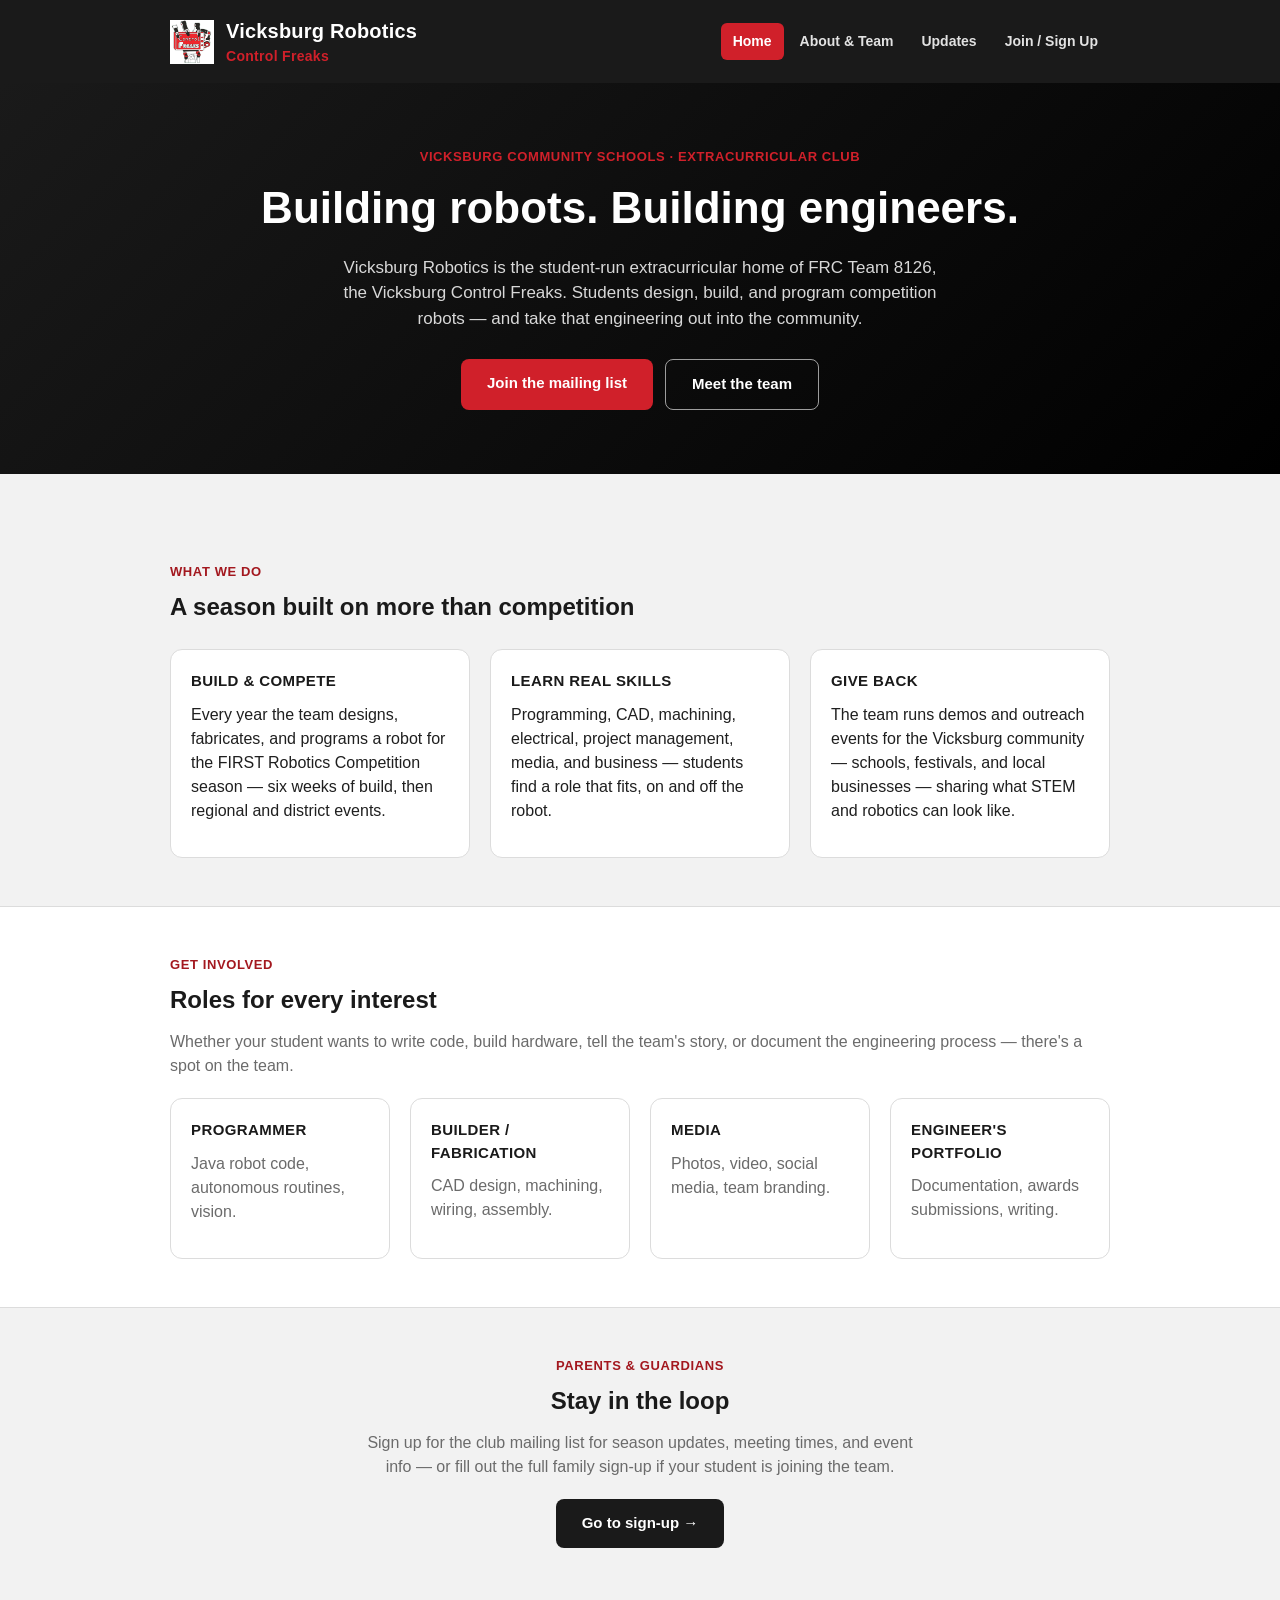
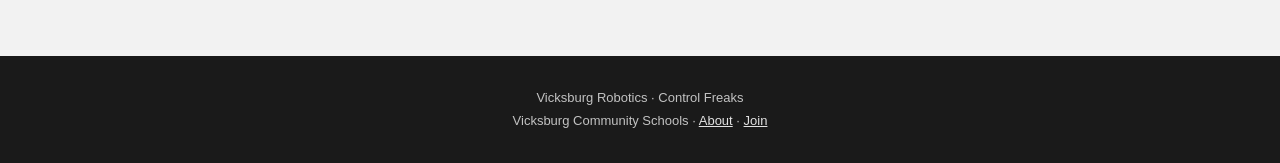
<file: index.html>
<!DOCTYPE html>
<html lang="en">
<head>
<meta charset="UTF-8">
<meta name="viewport" content="width=device-width, initial-scale=1.0">
<title>Vicksburg Robotics — Control Freaks</title>
<meta name="description" content="Vicksburg Robotics is Vicksburg Community Schools' extracurricular robotics club — home of FRC Team 8126, the Vicksburg Control Freaks.">
<link rel="stylesheet" href="css/style.css">
</head>
<body>

<header class="site-header">
  <div class="inner">
    <a class="brand" href="index.html">
      <img class="brand-logo" src="img/control-freaks-logo.png" alt="Control Freaks logo">
      <span>
        <span class="brand-name">Vicksburg Robotics</span>
        <span class="brand-sub">Control Freaks</span>
      </span>
    </a>
    <nav class="site-nav">
      <a href="index.html" class="active">Home</a>
      <a href="about.html">About &amp; Team</a>
      <a href="updates.html">Updates</a>
      <a href="join.html">Join / Sign Up</a>
    </nav>
  </div>
</header>

<section class="hero">
  <div class="wrap">
    <p class="eyebrow">Vicksburg Community Schools · Extracurricular Club</p>
    <h1>Building robots. Building engineers.</h1>
    <p class="lead">
      Vicksburg Robotics is the student-run extracurricular home of FRC Team 8126, the Vicksburg Control Freaks.
      Students design, build, and program competition robots — and take that engineering out into the community.
    </p>
    <div class="hero-actions">
      <a class="btn btn-gold" href="join.html">Join the mailing list</a>
      <a class="btn btn-outline" href="about.html">Meet the team</a>
    </div>
  </div>
</section>

<main>
  <section class="section">
    <div class="wrap">
      <p class="eyebrow">What we do</p>
      <h2>A season built on more than competition</h2>
      <div class="grid" style="margin-top:24px;">
        <div class="card">
          <h3>Build &amp; Compete</h3>
          <p>Every year the team designs, fabricates, and programs a robot for the FIRST Robotics Competition season — six weeks of build, then regional and district events.</p>
        </div>
        <div class="card">
          <h3>Learn Real Skills</h3>
          <p>Programming, CAD, machining, electrical, project management, media, and business — students find a role that fits, on and off the robot.</p>
        </div>
        <div class="card">
          <h3>Give Back</h3>
          <p>The team runs demos and outreach events for the Vicksburg community — schools, festivals, and local businesses — sharing what STEM and robotics can look like.</p>
        </div>
      </div>
    </div>
  </section>

  <section class="section section-alt">
    <div class="wrap">
      <p class="eyebrow">Get involved</p>
      <h2>Roles for every interest</h2>
      <p class="muted">Whether your student wants to write code, build hardware, tell the team's story, or document the engineering process — there's a spot on the team.</p>
      <div class="grid roles-grid" style="margin-top:20px;">
        <div class="card"><h3>Programmer</h3><p class="muted">Java robot code, autonomous routines, vision.</p></div>
        <div class="card"><h3>Builder / Fabrication</h3><p class="muted">CAD design, machining, wiring, assembly.</p></div>
        <div class="card"><h3>Media</h3><p class="muted">Photos, video, social media, team branding.</p></div>
        <div class="card"><h3>Engineer's Portfolio</h3><p class="muted">Documentation, awards submissions, writing.</p></div>
      </div>
    </div>
  </section>

  <section class="section">
    <div class="wrap" style="text-align:center;">
      <p class="eyebrow">Parents &amp; guardians</p>
      <h2>Stay in the loop</h2>
      <p class="muted" style="max-width:560px; margin:0 auto 20px;">
        Sign up for the club mailing list for season updates, meeting times, and event info —
        or fill out the full family sign-up if your student is joining the team.
      </p>
      <a class="btn btn-navy" href="join.html">Go to sign-up →</a>
    </div>
  </section>
</main>

<footer class="site-footer">
  <div class="wrap">
    <p>Vicksburg Robotics · Control Freaks</p>
    <p>Vicksburg Community Schools · <a href="about.html">About</a> · <a href="join.html">Join</a></p>
  </div>
</footer>

</body>
</html>
</file>
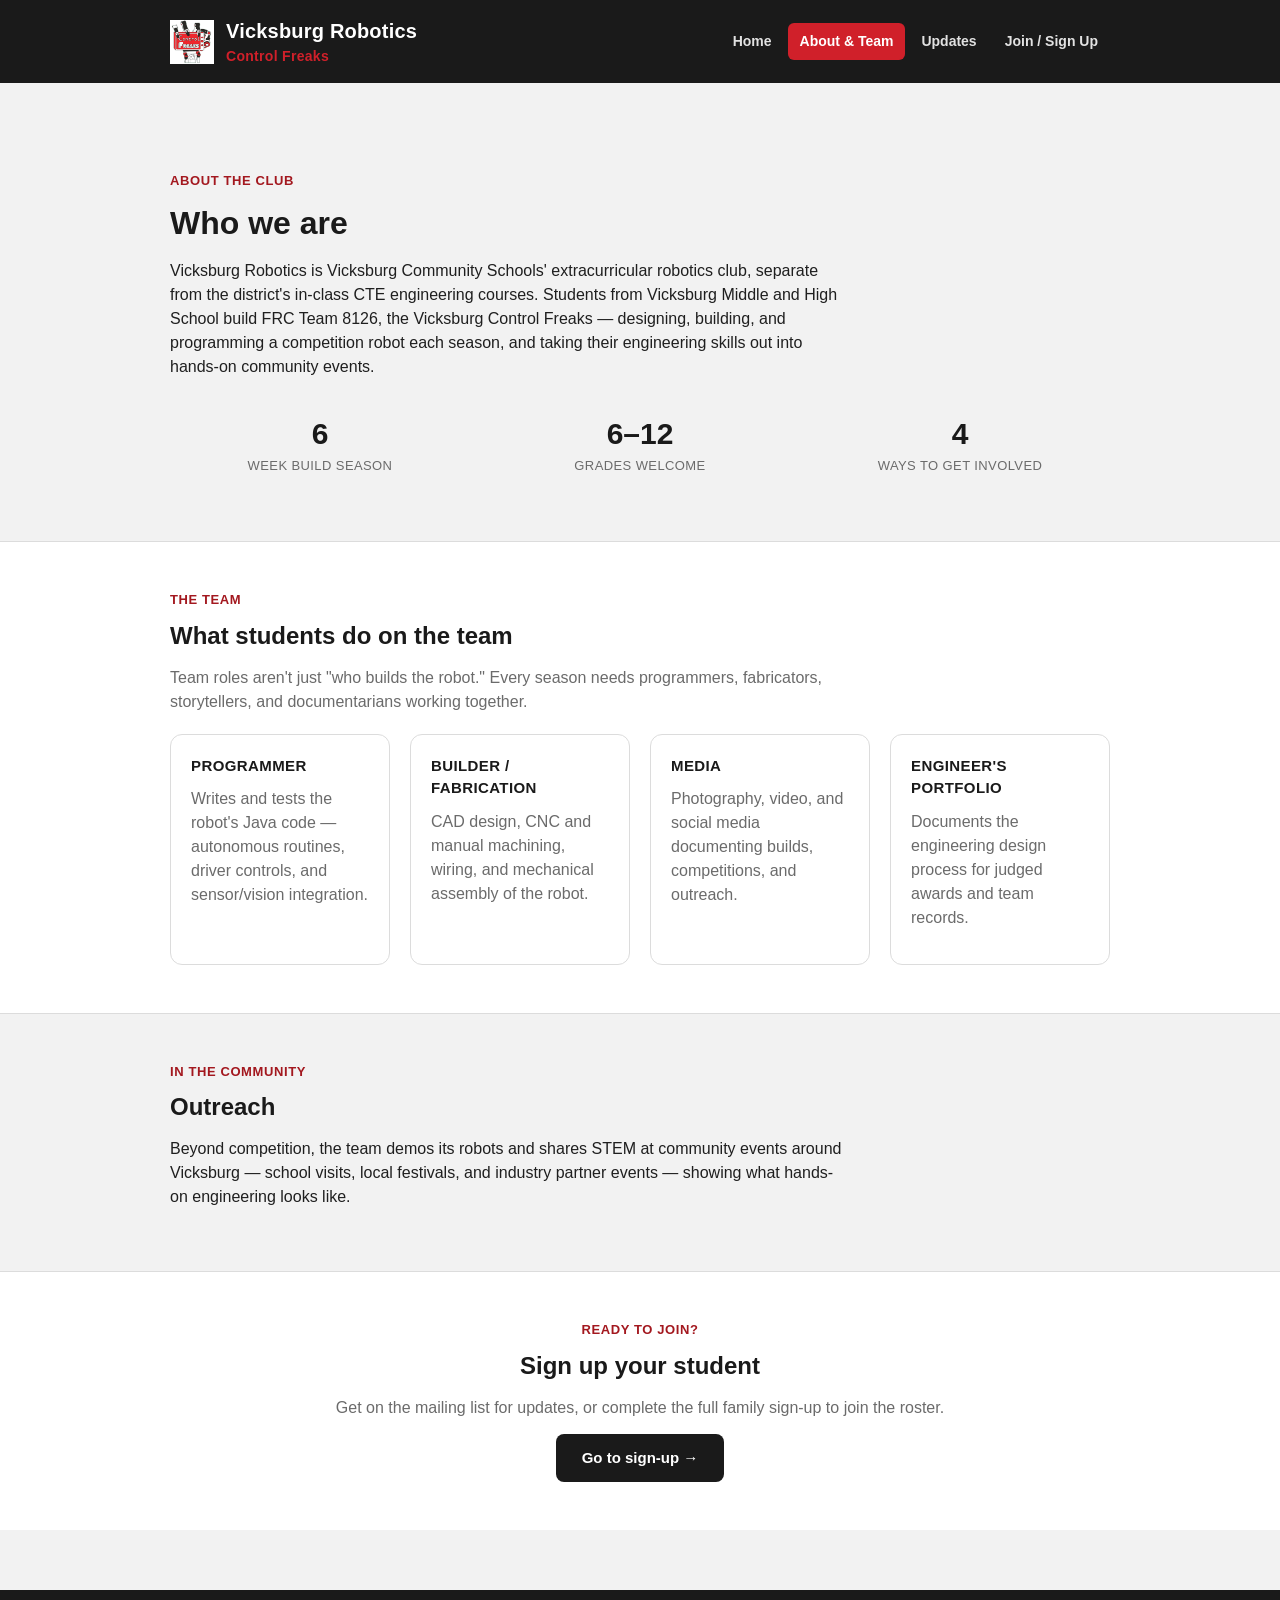
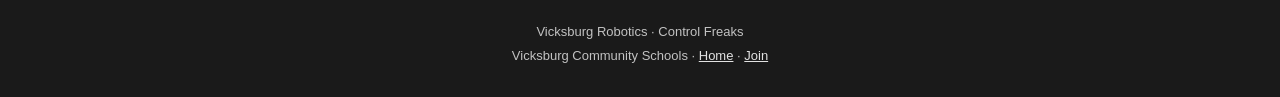
<file: about.html>
<!DOCTYPE html>
<html lang="en">
<head>
<meta charset="UTF-8">
<meta name="viewport" content="width=device-width, initial-scale=1.0">
<title>About &amp; Team — Vicksburg Robotics</title>
<meta name="description" content="About Vicksburg Robotics and FRC Team 8126, the Vicksburg Control Freaks.">
<link rel="stylesheet" href="css/style.css">
</head>
<body>

<header class="site-header">
  <div class="inner">
    <a class="brand" href="index.html">
      <img class="brand-logo" src="img/control-freaks-logo.png" alt="Control Freaks logo">
      <span>
        <span class="brand-name">Vicksburg Robotics</span>
        <span class="brand-sub">Control Freaks</span>
      </span>
    </a>
    <nav class="site-nav">
      <a href="index.html">Home</a>
      <a href="about.html" class="active">About &amp; Team</a>
      <a href="updates.html">Updates</a>
      <a href="join.html">Join / Sign Up</a>
    </nav>
  </div>
</header>

<main>
  <section class="section">
    <div class="wrap">
      <p class="eyebrow">About the club</p>
      <h1>Who we are</h1>
      <p style="max-width:680px;">
        Vicksburg Robotics is Vicksburg Community Schools' extracurricular robotics club, separate from the district's
        in-class CTE engineering courses. Students from Vicksburg Middle and High School build FRC Team 8126,
        the Vicksburg Control Freaks — designing, building, and programming a competition robot each season,
        and taking their engineering skills out into hands-on community events.
      </p>

      <div class="grid" style="margin-top:12px;">
        <div class="stat"><div class="num">6</div><div class="label">Week Build Season</div></div>
        <div class="stat"><div class="num">6–12</div><div class="label">Grades Welcome</div></div>
        <div class="stat"><div class="num">4</div><div class="label">Ways to Get Involved</div></div>
      </div>
    </div>
  </section>

  <section class="section section-alt">
    <div class="wrap">
      <p class="eyebrow">The team</p>
      <h2>What students do on the team</h2>
      <p class="muted" style="max-width:680px;">
        Team roles aren't just "who builds the robot." Every season needs programmers, fabricators,
        storytellers, and documentarians working together.
      </p>
      <div class="grid team-grid" style="margin-top:20px;">
        <div class="card">
          <h3>Programmer</h3>
          <p class="muted">Writes and tests the robot's Java code — autonomous routines, driver controls, and sensor/vision integration.</p>
        </div>
        <div class="card">
          <h3>Builder / Fabrication</h3>
          <p class="muted">CAD design, CNC and manual machining, wiring, and mechanical assembly of the robot.</p>
        </div>
        <div class="card">
          <h3>Media</h3>
          <p class="muted">Photography, video, and social media documenting builds, competitions, and outreach.</p>
        </div>
        <div class="card">
          <h3>Engineer's Portfolio</h3>
          <p class="muted">Documents the engineering design process for judged awards and team records.</p>
        </div>
      </div>
    </div>
  </section>

  <section class="section">
    <div class="wrap">
      <p class="eyebrow">In the community</p>
      <h2>Outreach</h2>
      <p style="max-width:680px;">
        Beyond competition, the team demos its robots and shares STEM at community events around Vicksburg —
        school visits, local festivals, and industry partner events — showing what hands-on engineering looks like.
      </p>
    </div>
  </section>

  <section class="section section-alt" style="text-align:center;">
    <div class="wrap">
      <p class="eyebrow">Ready to join?</p>
      <h2>Sign up your student</h2>
      <p class="muted">Get on the mailing list for updates, or complete the full family sign-up to join the roster.</p>
      <a class="btn btn-navy" href="join.html">Go to sign-up →</a>
    </div>
  </section>
</main>

<footer class="site-footer">
  <div class="wrap">
    <p>Vicksburg Robotics · Control Freaks</p>
    <p>Vicksburg Community Schools · <a href="index.html">Home</a> · <a href="join.html">Join</a></p>
  </div>
</footer>

</body>
</html>
</file>
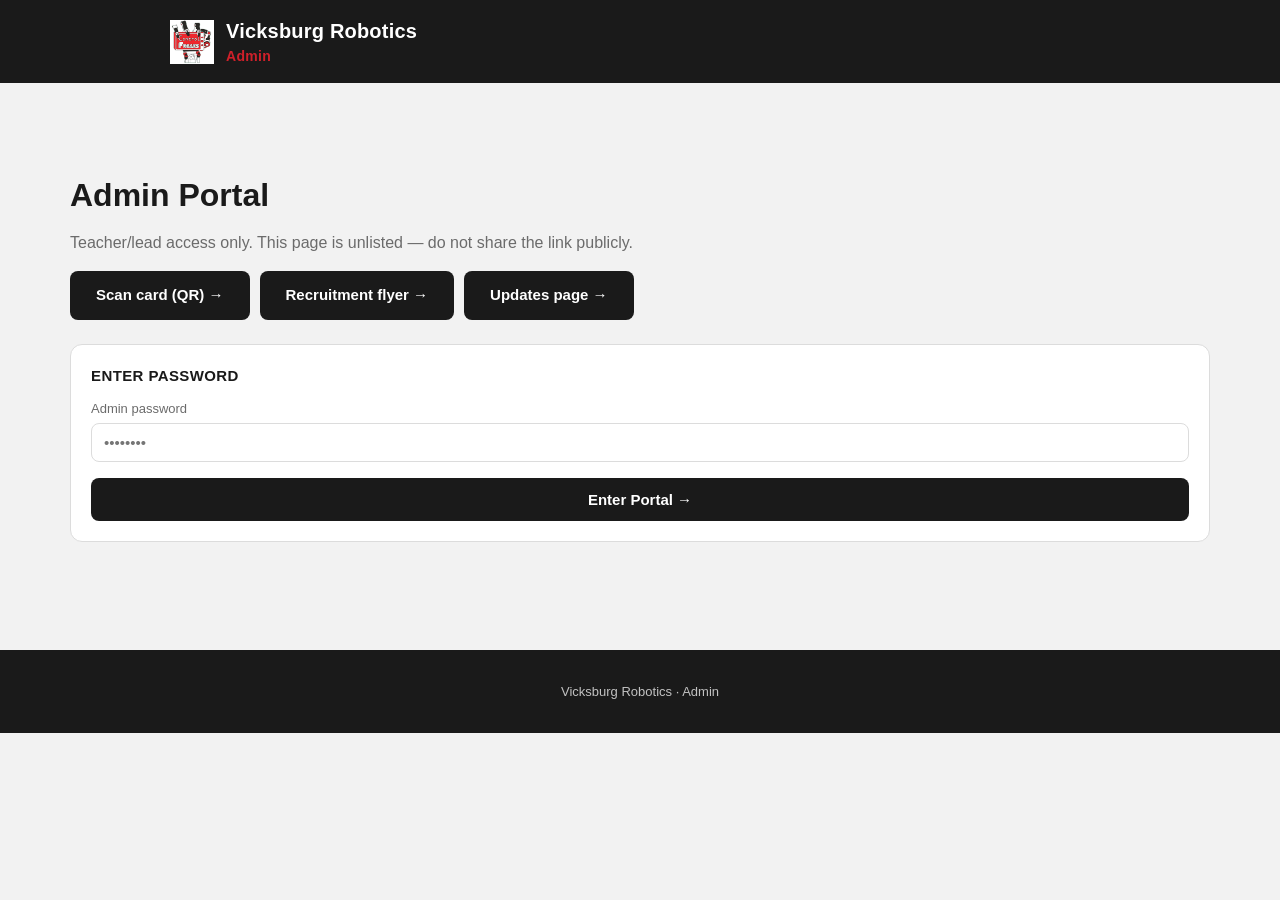
<file: admin.html>
<!DOCTYPE html>
<html lang="en">
<head>
<meta charset="UTF-8">
<meta name="viewport" content="width=device-width, initial-scale=1.0">
<title>Subscribers — Vicksburg Robotics Admin</title>
<meta name="robots" content="noindex, nofollow">
<link rel="stylesheet" href="css/style.css">
</head>
<body>

<header class="site-header">
  <div class="inner">
    <a class="brand" href="index.html">
      <img class="brand-logo" src="img/control-freaks-logo.png" alt="Control Freaks logo">
      <span>
        <span class="brand-name">Vicksburg Robotics</span>
        <span class="brand-sub">Admin</span>
      </span>
    </a>
  </div>
</header>

<main>
  <section class="section">
    <div class="wrap" style="max-width:1180px;">
      <h1>Admin Portal</h1>
      <p class="muted">Teacher/lead access only. This page is unlisted — do not share the link publicly.</p>

      <div style="display:flex; gap:10px; flex-wrap:wrap; margin:16px 0 24px;">
        <a class="btn btn-navy" href="scan-card.html" target="_blank">Scan card (QR) →</a>
        <a class="btn btn-navy" href="flyer.html" target="_blank">Recruitment flyer →</a>
        <a class="btn btn-navy" href="updates.html" target="_blank">Updates page →</a>
      </div>

      <div class="card" id="loginCard">
        <h2>Enter password</h2>
        <label>Admin password</label>
        <input type="password" id="admin-password" placeholder="••••••••">
        <div class="error-msg" id="loginError"></div>
        <button type="button" class="submit-btn" id="loginBtn">Enter Portal →</button>
      </div>

      <div id="listWrap" style="display:none;">
      <div class="admin-layout">
        <nav class="admin-side-nav" aria-label="Admin sections">
          <a href="#section-subscribers">Subscribers</a>
          <a href="#section-communications">New Draft</a>
          <a href="#section-drafts">Drafts</a>
          <a href="#section-published">Published</a>
          <a href="#section-roster">Roster &amp; Shirt Sizes</a>
        </nav>
        <div class="admin-main">
        <div id="section-subscribers" style="display:flex; justify-content:space-between; align-items:center; flex-wrap:wrap; gap:12px; margin:20px 0;">
          <div id="listSummary" class="muted"></div>
          <div style="display:flex; gap:10px; align-items:center; flex-wrap:wrap;">
            <select id="listFilter"><option value="">All lists</option></select>
            <button type="button" class="btn btn-navy" id="refreshBtn">Refresh</button>
            <button type="button" class="btn btn-navy" id="copyBccBtn">Copy Bcc list</button>
            <button type="button" class="btn btn-gold" id="composeBtn">Compose email →</button>
            <button type="button" class="btn btn-gold" id="exportBtn">Download CSV</button>
          </div>
        </div>
        <p class="muted" id="composeHint" style="font-size:12.5px; margin:-6px 0 16px;">
          Both buttons use only <strong>subscribed</strong> emails matching the list filter above.
        </p>
        <div class="card" style="overflow-x:auto;">
          <table id="subTable">
            <thead>
              <tr>
                <th>Name</th><th>Email</th><th>Status</th><th>Lists</th><th>Source</th><th>Subscribed</th><th>Unsubscribed</th>
              </tr>
            </thead>
            <tbody></tbody>
          </table>
        </div>

        <h2 id="section-communications" style="margin-top:36px;">Team communications</h2>
        <p class="muted" style="font-size:13px;">
          Paste raw notes below and save as a draft — nothing here goes live yet. Review it below,
          edit as needed, check the preview, then publish; only then does it appear on
          <a href="updates.html" target="_blank">updates.html</a> or become available to announce.
        </p>
        <div class="card">
          <label>Program</label>
          <select id="comm-audience"><option value="">Select a program…</option></select>
          <label>Title</label>
          <input type="text" id="comm-title" placeholder="e.g. Season Kickoff — Soft-Start Schedule">
          <label>Content</label>
          <textarea id="comm-body" rows="10" placeholder="Paste your notes, a Word doc export, whatever you've got — plain text or HTML both fine."></textarea>
          <div class="error-msg" id="commError"></div>
          <div class="info-msg" id="commInfo"></div>
          <button type="button" class="submit-btn" id="commSaveBtn">Save draft</button>
        </div>

        <div id="section-drafts" style="margin-top:20px;">
          <h3 style="color:var(--black); font-size:15px; text-transform:uppercase; letter-spacing:0.4px;">Drafts pending review</h3>
          <div id="commDrafts" class="muted">Loading…</div>
        </div>

        <div class="card" id="draftEditor" style="display:none; margin-top:16px; border-color:var(--red);">
          <h2 style="margin-bottom:2px;">Review draft</h2>
          <p class="muted" style="font-size:12.5px; margin-top:0;">
            Edit anything below, check the live preview, then publish.
          </p>
          <label>Program</label>
          <select id="edit-audience"></select>
          <label>Title</label>
          <input type="text" id="edit-title">
          <label>Body (plain text is auto-formatted into paragraphs; HTML is used as-is)</label>
          <textarea id="edit-body" rows="10"></textarea>
          <label>Summary — one bullet per line, used in the announcement email</label>
          <textarea id="edit-summary" rows="4"></textarea>
          <label>Instructions for AI (optional) — a note to Claude, not part of the post itself</label>
          <textarea id="edit-ai-instructions" rows="2" placeholder="e.g. Keep this to two short paragraphs, and mention the sign-up deadline near the top."></textarea>

          <div style="margin-top:10px;">
            <button type="button" class="btn btn-gold" id="polishBtn">✨ Polish with AI</button>
          </div>
          <div class="info-msg" id="polishNotes" style="background:#fdecec; padding:10px 12px; border-radius:8px; margin-top:8px;"></div>

          <h3 style="color:var(--black); font-size:13px; text-transform:uppercase; letter-spacing:0.4px; margin-top:20px;">
            Live preview
          </h3>
          <div class="card comm-card" id="draftPreview" style="background:#fafafa;"></div>

          <div class="error-msg" id="editError"></div>
          <div style="display:flex; gap:10px; margin-top:16px; flex-wrap:wrap;">
            <button type="button" class="submit-btn" id="publishDraftBtn" style="margin-top:0; width:auto; padding:13px 26px;">Publish →</button>
            <button type="button" class="btn btn-navy" id="cancelEditBtn">Cancel</button>
          </div>
        </div>

        <div id="section-published" style="margin-top:20px;">
          <h3 style="color:var(--black); font-size:15px; text-transform:uppercase; letter-spacing:0.4px;">Published</h3>
          <p class="muted" style="font-size:12.5px; margin-top:-4px;">
            "Compose announcement" copies Bcc/Subject/Body to your clipboard — scoped to that
            post's own program, so only subscribers who opted into that specific list are
            included. Paste it into a new email yourself. Once you've sent it, click
            "Mark as announced" — the post stays live either way, this just clears the action item.
            High School posts also get a "Post to Discord" button, which posts the title, summary,
            and a link straight to your Discord server (needs a DISCORD_WEBHOOK_URL Script Property —
            see the setup note at the top of Code.gs).
          </p>
          <div id="commPublished" class="muted">Loading…</div>
        </div>

        <div id="section-roster" style="display:flex; justify-content:space-between; align-items:center; flex-wrap:wrap; gap:12px; margin:36px 0 12px;">
          <h2 style="margin:0;">Team roster &amp; shirt sizes</h2>
          <div style="display:flex; gap:10px; flex-wrap:wrap;">
            <button type="button" class="btn btn-navy" id="rosterPrintBtn">Print roster</button>
            <button type="button" class="btn btn-gold" id="rosterExportBtn">Download CSV</button>
          </div>
        </div>
        <p class="muted" style="font-size:13px; margin-top:-6px;">
          Pulled straight from Parent Submissions — one row per child, so this doubles as your
          shirt order list. "Print roster" prints a simpler paper version (grade, name, shirt size,
          and a blank paid box) for handing out shirts or collecting payment.
        </p>
        <div class="grid" id="rosterSizeTally" style="margin-bottom:16px;"></div>
        <div class="card" style="overflow-x:auto;">
          <table id="rosterTable">
            <thead>
              <tr>
                <th>Child</th><th>Grade</th><th>Shirt Size</th><th>Parent</th><th>Email</th>
              </tr>
            </thead>
            <tbody></tbody>
          </table>
        </div>
        </div>
      </div>
      </div>
    </div>
  </section>

  <!-- Print-only roster: shown full-page on print, hidden on screen (see
       #rosterPrintArea in css/style.css). Deliberately just these four
       columns — no roles, no parent/email. -->
  <div id="rosterPrintArea">
    <div class="print-header">
      <div>
        <h1 style="font-size:22px; margin:0 0 4px;">Vicksburg Robotics — Team Roster</h1>
        <p style="font-size:13px; color:#333; margin:0;">Control Freaks · printed <span id="rosterPrintDate"></span></p>
      </div>
      <img class="print-logo" src="img/control-freaks-logo.png" alt="Control Freaks logo">
    </div>
    <div class="print-stripe"></div>
    <div id="rosterPrintTally"></div>
    <table id="rosterPrintTable">
      <thead>
        <tr>
          <th>Grade</th><th>Name</th><th>Shirt Size</th><th>Paid</th>
        </tr>
      </thead>
      <tbody></tbody>
    </table>
  </div>
</main>

<footer class="site-footer">
  <div class="wrap">
    <p>Vicksburg Robotics · Admin</p>
  </div>
</footer>

<script src="js/config.js"></script>
<script src="js/admin.js"></script>
</body>
</html>
</file>
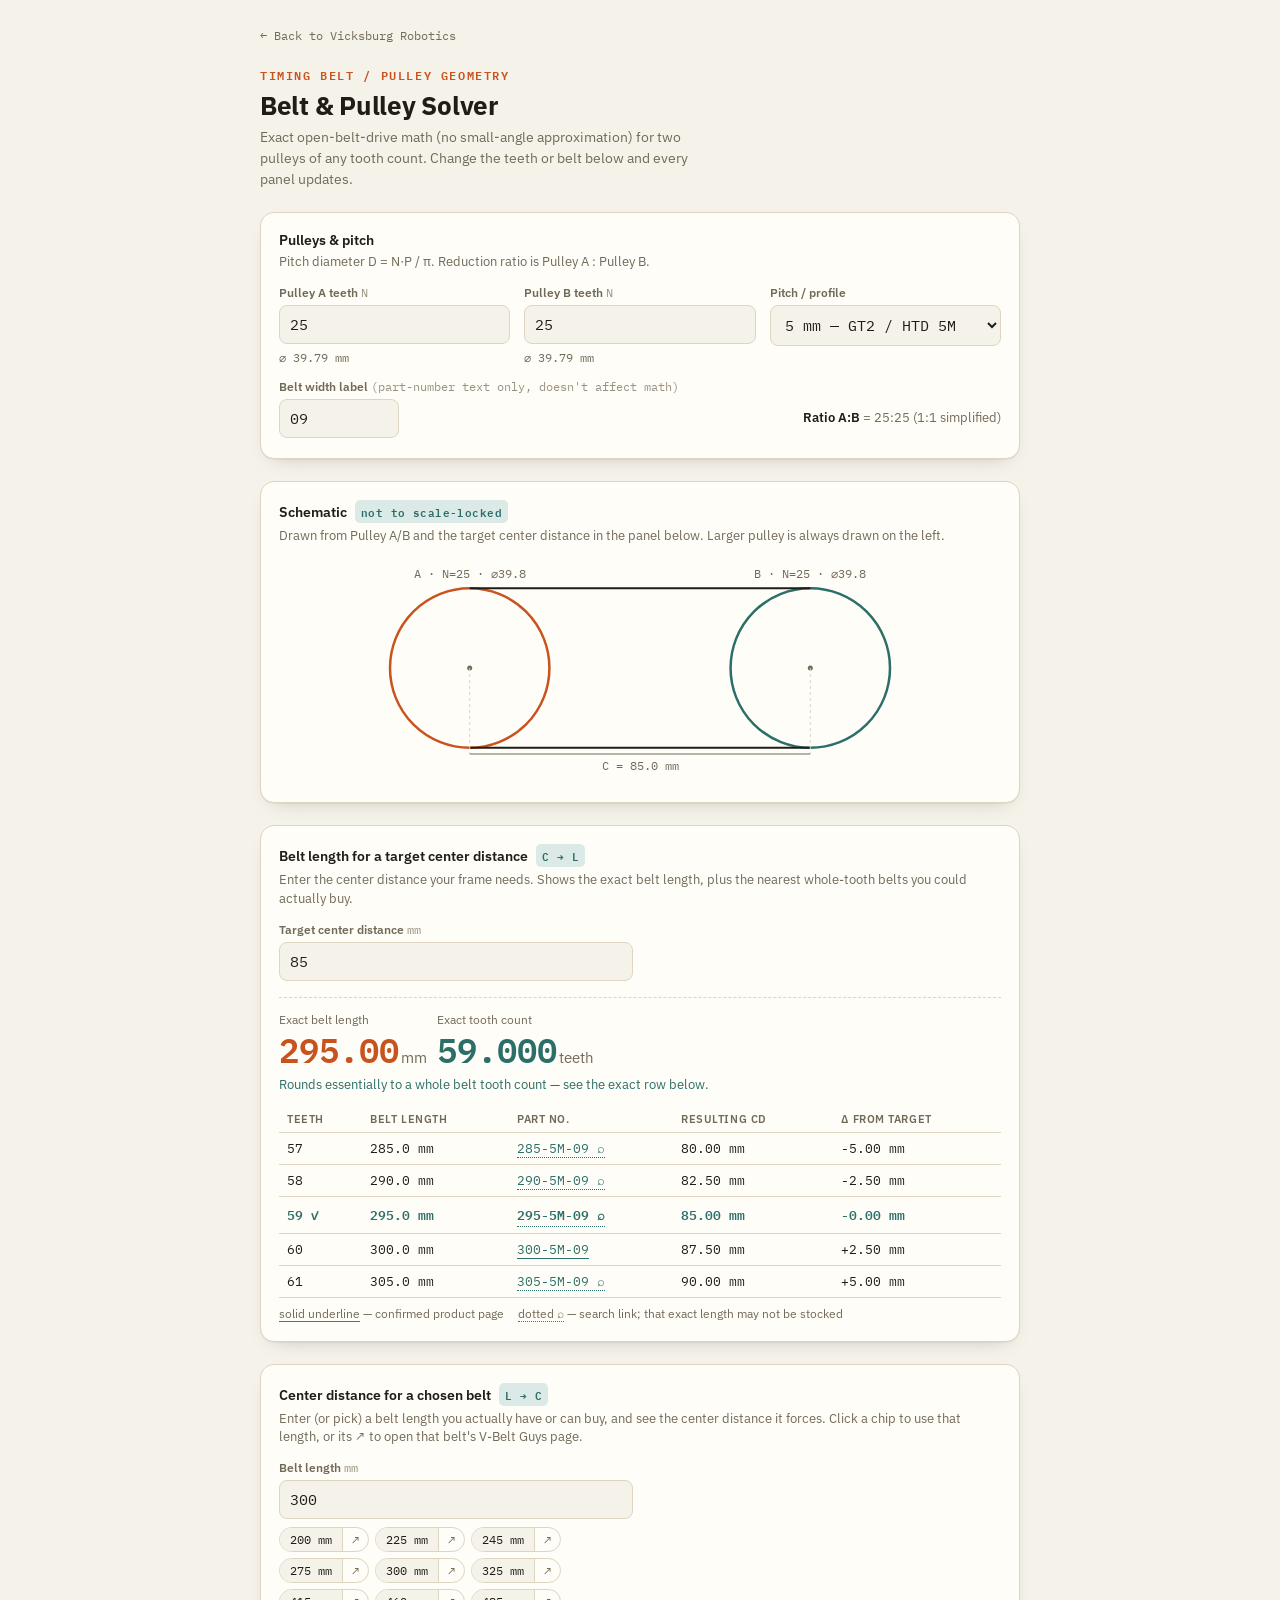
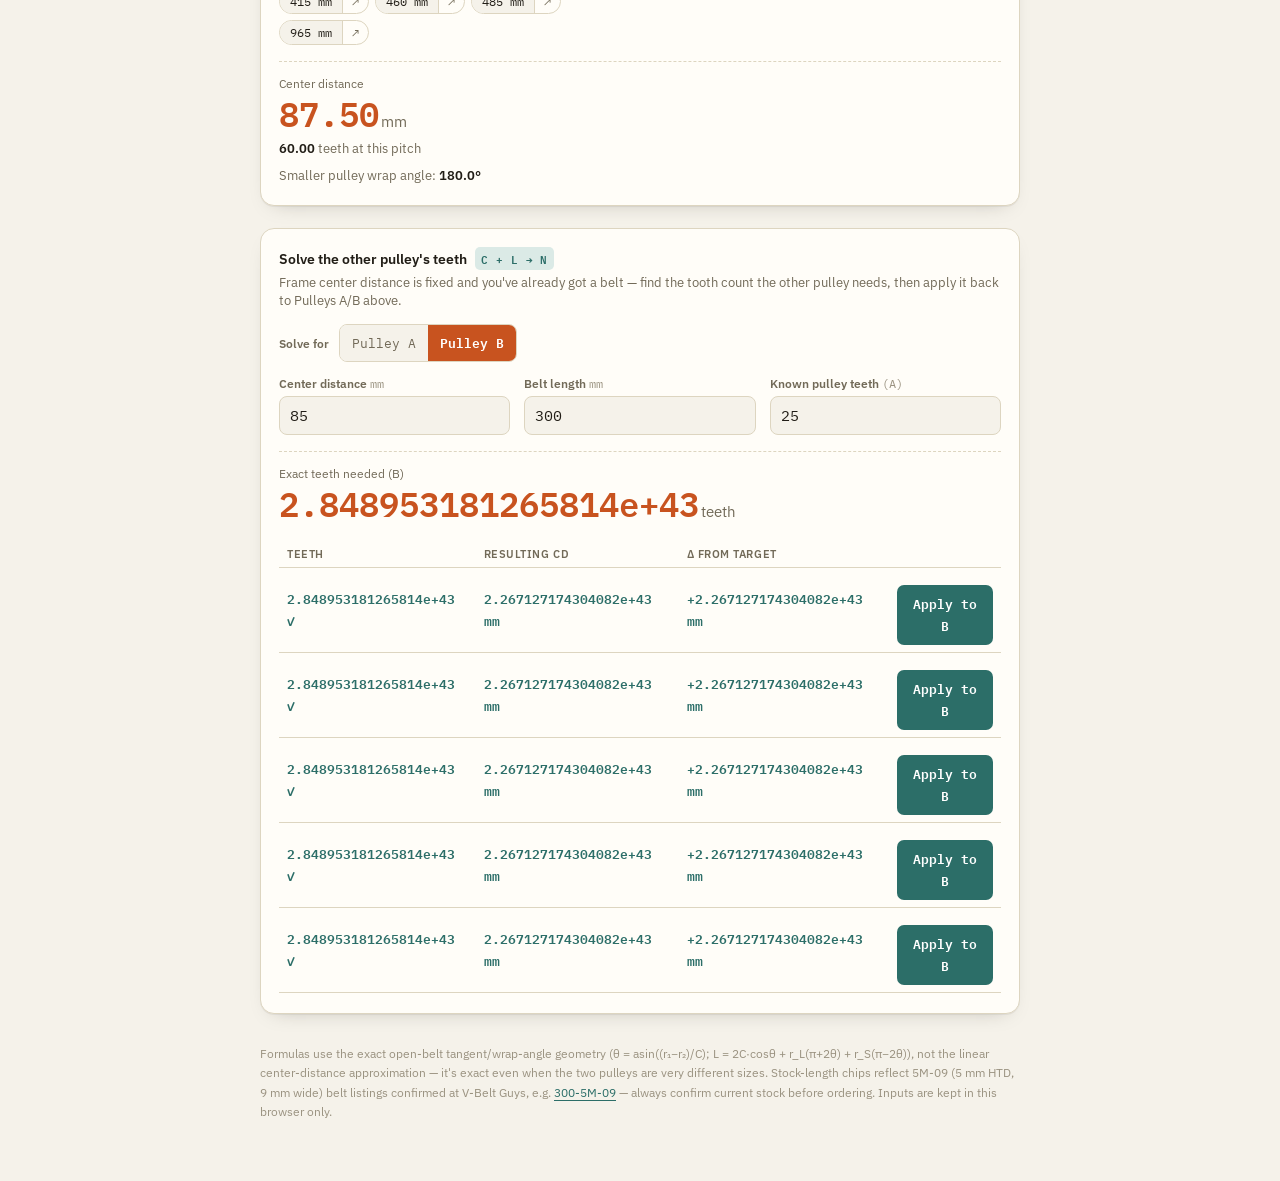
<file: belt-pulley-solver.html>
<!DOCTYPE html>
<html lang="en">
<head>
<meta charset="UTF-8">
<meta name="viewport" content="width=device-width, initial-scale=1.0">
<title>Belt &amp; Pulley Solver — Vicksburg Robotics</title>
<meta name="description" content="Exact open-belt-drive geometry calculator for FRC Team 8126 — belt length, center distance, and pulley tooth count.">
<link rel="preconnect" href="https://fonts.googleapis.com">
<link rel="stylesheet" href="https://fonts.googleapis.com/css2?family=IBM+Plex+Sans:wght@400;500;600;700&family=IBM+Plex+Mono:wght@400;500;600;700&display=swap">
<style>
  :root{
    --paper:#f5f2ea;
    --ink:#211d16;
    --steel:#726a58;
    --steel-2:#9a9280;
    --line:#ddd5c0;
    --card:#fffdf8;
    --accent:#c8531f;
    --accent-ink:#ffffff;
    --accent-soft:#f3ded1;
    --accent2:#2c6e68;
    --accent2-soft:#dbeae6;
    --danger:#a8341f;
    --good:#2c6e68;
    --shadow: 0 1px 0 rgba(33,29,22,0.05), 0 8px 20px -14px rgba(33,29,22,0.35);
  }
  @media (prefers-color-scheme: dark){
    :root:not([data-theme="light"]){
      --paper:#16140f;
      --ink:#ede6d8;
      --steel:#b3a98f;
      --steel-2:#7d7461;
      --line:#3a3527;
      --card:#1e1b14;
      --accent:#e2814f;
      --accent-ink:#1a0f06;
      --accent-soft:#3a2a1c;
      --accent2:#59b3a8;
      --accent2-soft:#1e332f;
      --danger:#e2695a;
      --good:#59b3a8;
      --shadow: 0 1px 0 rgba(0,0,0,0.4), 0 8px 24px -14px rgba(0,0,0,0.6);
    }
  }
  :root[data-theme="dark"]{
    --paper:#16140f;
    --ink:#ede6d8;
    --steel:#b3a98f;
    --steel-2:#7d7461;
    --line:#3a3527;
    --card:#1e1b14;
    --accent:#e2814f;
    --accent-ink:#1a0f06;
    --accent-soft:#3a2a1c;
    --accent2:#59b3a8;
    --accent2-soft:#1e332f;
    --danger:#e2695a;
    --good:#59b3a8;
    --shadow: 0 1px 0 rgba(0,0,0,0.4), 0 8px 24px -14px rgba(0,0,0,0.6);
  }

  *{box-sizing:border-box;}
  html, body{ height:auto; }
  body{
    margin:0;
    background:var(--paper);
    color:var(--ink);
    font-family:"IBM Plex Sans", ui-sans-serif, system-ui, sans-serif;
    padding-inline:16px;
    padding-block: 28px 60px;
  }
  .wrap{max-width:760px; margin:0 auto; display:flex; flex-direction:column; gap:22px;}

  header.top{display:flex; flex-direction:column; gap:6px;}
  .eyebrow{
    font-family:"IBM Plex Mono", monospace;
    font-size:11.5px; letter-spacing:.14em; text-transform:uppercase;
    color:var(--accent); font-weight:600;
  }
  h1{font-size:26px; line-height:1.15; margin:0; font-weight:700; letter-spacing:-0.01em;}
  .sub{color:var(--steel); font-size:14px; margin:0; max-width:56ch; line-height:1.5;}

  .card{
    background:var(--card);
    border:1px solid var(--line);
    border-radius:14px;
    padding:18px 18px 20px;
    box-shadow:var(--shadow);
  }
  .card h2{
    font-size:14px; margin:0 0 3px; font-weight:600;
    display:flex; align-items:baseline; gap:8px;
  }
  .card h2 .tag{
    font-family:"IBM Plex Mono",monospace; font-size:10.5px; font-weight:600;
    color:var(--accent2); background:var(--accent2-soft);
    padding:2px 6px; border-radius:5px; letter-spacing:.04em;
  }
  .card p.hint{color:var(--steel); font-size:12.5px; margin:0 0 14px; line-height:1.5;}

  .grid{display:grid; grid-template-columns:1fr 1fr; gap:14px;}
  .grid3{display:grid; grid-template-columns:1fr 1fr 1fr; gap:14px;}
  @media (max-width:520px){ .grid, .grid3{grid-template-columns:1fr;} }

  label{display:block; font-size:12px; font-weight:600; color:var(--steel); margin-bottom:5px;}
  label .unit{font-weight:400; color:var(--steel-2); font-family:"IBM Plex Mono",monospace;}

  input[type=number], input[type=text], select{
    width:100%;
    font-family:"IBM Plex Mono", monospace;
    font-size:15px;
    padding:9px 10px;
    border-radius:8px;
    border:1px solid var(--line);
    background:var(--paper);
    color:var(--ink);
    font-variant-numeric: tabular-nums;
  }
  input:focus, select:focus{ outline:2px solid var(--accent); outline-offset:1px; }

  .field-readout{
    margin-top:6px; font-family:"IBM Plex Mono",monospace; font-size:12px; color:var(--steel);
  }

  .row-two{display:flex; align-items:center; gap:10px;}

  .chips{display:flex; flex-wrap:wrap; gap:6px; margin-top:8px;}
  .chip{
    font-family:"IBM Plex Mono",monospace; font-size:12px;
    border:1px solid var(--line); background:var(--paper); color:var(--ink);
    border-radius:999px; padding:4px 10px; cursor:pointer;
  }
  .chip:hover{border-color:var(--accent); color:var(--accent);}

  .result-lead{
    display:flex; align-items:flex-end; gap:10px; flex-wrap:wrap;
    margin-top:16px; padding-top:14px; border-top:1px dashed var(--line);
  }
  .result-lead .num{
    font-family:"IBM Plex Mono",monospace; font-size:34px; font-weight:600;
    line-height:1; color:var(--accent); font-variant-numeric: tabular-nums;
  }
  .result-lead .num.alt{ color:var(--accent2); }
  .result-lead .num-unit{font-size:15px; color:var(--steel); margin-left:2px; font-weight:400;}
  .result-lead .cap{font-size:12px; color:var(--steel); margin-bottom:6px;}

  .note-line{font-size:12.5px; color:var(--steel); margin-top:8px; line-height:1.5;}
  .note-line b{color:var(--ink); font-weight:600;}
  .note-line.warn{color:var(--danger);}
  .note-line.good{color:var(--good);}

  table{width:100%; border-collapse:collapse; margin-top:12px; font-size:13px;}
  th{
    text-align:left; font-size:11px; text-transform:uppercase; letter-spacing:.05em;
    color:var(--steel); font-weight:600; padding:6px 8px; border-bottom:1px solid var(--line);
  }
  td{
    padding:7px 8px; border-bottom:1px solid var(--line);
    font-family:"IBM Plex Mono",monospace; font-variant-numeric: tabular-nums;
  }
  tr.exact td{ color:var(--good); font-weight:600; }
  tr.exact td:first-child::after{ content:" ✓"; }
  .tbl-wrap{overflow-x:auto;}

  a.part-link{ color:var(--accent2); text-decoration:none; border-bottom:1px dotted currentColor; }
  a.part-link.confirmed{ border-bottom-style:solid; }
  a.part-link:hover{ color:var(--accent); }
  .link-legend{ display:flex; flex-wrap:wrap; gap:14px; margin-top:8px; font-size:11.5px; color:var(--steel); }
  .link-legend span{ white-space:nowrap; }
  .link-legend .swatch{ border-bottom:1px dotted var(--steel); }
  .link-legend .swatch.confirmed{ border-bottom-style:solid; }

  .chip-wrap{
    display:inline-flex; align-items:stretch; border:1px solid var(--line);
    border-radius:999px; overflow:hidden;
  }
  .chip-wrap .chip{ border:none; border-radius:0; }
  .chip-wrap .chip-link{
    display:flex; align-items:center; padding:0 9px;
    font-family:"IBM Plex Mono",monospace; font-size:12px;
    color:var(--steel); text-decoration:none; border-left:1px solid var(--line);
  }
  .chip-wrap .chip-link:hover{ color:var(--accent); background:var(--accent-soft); }

  .toggle{display:flex; border:1px solid var(--line); border-radius:8px; overflow:hidden; width:fit-content;}
  .toggle button{
    font-family:"IBM Plex Mono",monospace; font-size:12.5px; padding:7px 12px;
    background:var(--paper); color:var(--steel); border:none; cursor:pointer;
  }
  .toggle button.active{ background:var(--accent); color:var(--accent-ink); font-weight:600; }

  .apply-btn{
    font-family:"IBM Plex Mono",monospace; font-size:12.5px; font-weight:600;
    background:var(--accent2); color:#fff; border:none; border-radius:7px;
    padding:8px 12px; cursor:pointer; margin-top:10px;
  }
  .apply-btn:hover{ opacity:.9; }
  .apply-btn:disabled{ opacity:.4; cursor:not-allowed; }

  svg text{ font-family:"IBM Plex Mono", monospace; fill:var(--steel); }
  .schem-wrap{overflow-x:auto;}

  footer{
    font-size:12px; color:var(--steel-2); line-height:1.6; padding-top:8px;
  }
  footer a{ color:var(--accent2); text-decoration:none; border-bottom:1px solid currentColor; }

  .back-link{
    font-family:"IBM Plex Mono", monospace; font-size:12px; color:var(--steel);
    text-decoration:none; display:inline-flex; align-items:center; gap:5px;
  }
  .back-link:hover{ color:var(--accent); }
</style>
</head>
<body>

<div class="wrap">

  <a class="back-link" href="updates-high.html">← Back to Vicksburg Robotics</a>

  <header class="top">
    <div class="eyebrow">Timing belt / pulley geometry</div>
    <h1>Belt &amp; Pulley Solver</h1>
    <p class="sub">Exact open-belt-drive math (no small-angle approximation) for two pulleys of any tooth count. Change the teeth or belt below and every panel updates.</p>
  </header>

  <!-- PULLEYS & PITCH -->
  <section class="card">
    <h2>Pulleys &amp; pitch</h2>
    <p class="hint">Pitch diameter D = N·P / π. Reduction ratio is Pulley A : Pulley B.</p>
    <div class="grid3">
      <div>
        <label for="n1">Pulley A teeth <span class="unit">N</span></label>
        <input type="number" id="n1" min="6" step="1" value="25">
        <div class="field-readout" id="d1out">⌀ — mm</div>
      </div>
      <div>
        <label for="n2">Pulley B teeth <span class="unit">N</span></label>
        <input type="number" id="n2" min="6" step="1" value="25">
        <div class="field-readout" id="d2out">⌀ — mm</div>
      </div>
      <div>
        <label for="pitch">Pitch / profile</label>
        <select id="pitch">
          <option value="2">2 mm — GT2</option>
          <option value="3">3 mm — GT2 / 3M</option>
          <option value="5" selected>5 mm — GT2 / HTD 5M</option>
          <option value="8">8 mm — HTD 8M</option>
          <option value="14">14 mm — HTD 14M</option>
          <option value="custom">Custom…</option>
        </select>
        <div class="field-readout" id="pitchCustomWrap" style="display:none; margin-top:8px;">
          <input type="number" id="pitchCustom" min="0.5" step="0.1" value="5">
        </div>
      </div>
    </div>
    <div class="row-two" style="margin-top:14px;">
      <div style="flex:1;">
        <label for="widthLabel">Belt width label <span class="unit">(part-number text only, doesn't affect math)</span></label>
        <input type="text" id="widthLabel" value="09" style="max-width:120px;">
      </div>
      <div class="note-line" id="ratioOut" style="margin-top:18px;"></div>
    </div>
  </section>

  <!-- SCHEMATIC -->
  <section class="card">
    <h2>Schematic <span class="tag">not to scale-locked</span></h2>
    <p class="hint">Drawn from Pulley A/B and the target center distance in the panel below. Larger pulley is always drawn on the left.</p>
    <div class="schem-wrap">
      <svg id="schem" viewBox="0 0 640 220" width="100%" height="220" role="img" aria-label="Two pulleys with belt, center distance and wrap angle"></svg>
    </div>
  </section>

  <!-- CARD A -->
  <section class="card">
    <h2>Belt length for a target center distance <span class="tag">C → L</span></h2>
    <p class="hint">Enter the center distance your frame needs. Shows the exact belt length, plus the nearest whole-tooth belts you could actually buy.</p>
    <div class="grid">
      <div>
        <label for="aCD">Target center distance <span class="unit">mm</span></label>
        <input type="number" id="aCD" min="1" step="0.5" value="85">
      </div>
    </div>

    <div class="result-lead">
      <div>
        <div class="cap">Exact belt length</div>
        <span class="num" id="aLenOut">—</span><span class="num-unit">mm</span>
      </div>
      <div>
        <div class="cap">Exact tooth count</div>
        <span class="num alt" id="aTeethOut">—</span><span class="num-unit">teeth</span>
      </div>
    </div>
    <div class="note-line" id="aExactNote"></div>

    <div class="tbl-wrap">
      <table>
        <thead><tr><th>Teeth</th><th>Belt length</th><th>Part no.</th><th>Resulting CD</th><th>Δ from target</th></tr></thead>
        <tbody id="aTable"></tbody>
      </table>
    </div>
    <div class="link-legend" id="aLinkLegend" style="display:none;">
      <span><span class="swatch confirmed">solid underline</span> — confirmed product page</span>
      <span><span class="swatch">dotted ⌕</span> — search link; that exact length may not be stocked</span>
    </div>
  </section>

  <!-- CARD B -->
  <section class="card">
    <h2>Center distance for a chosen belt <span class="tag">L → C</span></h2>
    <p class="hint">Enter (or pick) a belt length you actually have or can buy, and see the center distance it forces. Click a chip to use that length, or its ↗ to open that belt's V-Belt Guys page.</p>
    <div class="grid">
      <div>
        <label for="bLen">Belt length <span class="unit">mm</span></label>
        <input type="number" id="bLen" min="10" step="5" value="300">
        <div class="chips" id="bChips"></div>
      </div>
    </div>

    <div class="result-lead">
      <div>
        <div class="cap">Center distance</div>
        <span class="num" id="bCDOut">—</span><span class="num-unit">mm</span>
      </div>
    </div>
    <div class="note-line" id="bTeethNote"></div>
    <div class="note-line" id="bWrapNote"></div>
  </section>

  <!-- CARD C -->
  <section class="card">
    <h2>Solve the other pulley's teeth <span class="tag">C + L → N</span></h2>
    <p class="hint">Frame center distance is fixed and you've already got a belt — find the tooth count the other pulley needs, then apply it back to Pulleys A/B above.</p>

    <div class="row-two" style="margin-bottom:14px;">
      <label style="margin:0;">Solve for</label>
      <div class="toggle" id="cSolveToggle">
        <button data-side="A" type="button">Pulley A</button>
        <button data-side="B" type="button" class="active">Pulley B</button>
      </div>
    </div>

    <div class="grid3">
      <div>
        <label for="cCD">Center distance <span class="unit">mm</span></label>
        <input type="number" id="cCD" min="1" step="0.5" value="85">
      </div>
      <div>
        <label for="cLen">Belt length <span class="unit">mm</span></label>
        <input type="number" id="cLen" min="10" step="5" value="300">
      </div>
      <div>
        <label for="cKnownTeeth">Known pulley teeth <span class="unit" id="cKnownLbl">(A)</span></label>
        <input type="number" id="cKnownTeeth" min="6" step="1" value="25">
      </div>
    </div>

    <div class="result-lead">
      <div>
        <div class="cap">Exact teeth needed<span id="cSolveForLbl2"> (B)</span></div>
        <span class="num" id="cExactOut">—</span><span class="num-unit">teeth</span>
      </div>
    </div>
    <div class="note-line" id="cInvalidNote" class="warn"></div>

    <div class="tbl-wrap">
      <table>
        <thead><tr><th>Teeth</th><th>Resulting CD</th><th>Δ from target</th><th></th></tr></thead>
        <tbody id="cTable"></tbody>
      </table>
    </div>
  </section>

  <footer>
    Formulas use the exact open-belt tangent/wrap-angle geometry (θ = asin((r₁−r₂)/C); L = 2C·cosθ + r_L(π+2θ) + r_S(π−2θ)), not the linear center-distance approximation — it's exact even when the two pulleys are very different sizes.
    Stock-length chips reflect 5M-09 (5&nbsp;mm HTD, 9&nbsp;mm wide) belt listings confirmed at V-Belt Guys, e.g. <a href="https://www.vbeltguys.com/products/300-5m-09-synchronous-timing-belt" target="_blank" rel="noopener">300-5M-09</a> — always confirm current stock before ordering. Inputs are kept in this browser only.
  </footer>

</div>

<script>
(function(){
  "use strict";

  var $ = function(id){ return document.getElementById(id); };

  // ---------- core geometry ----------
  function pitchDiameter(N, P){ return N * P / Math.PI; }

  function beltLengthFromCD(C, r1, r2){
    var rl = Math.max(r1, r2), rs = Math.min(r1, r2);
    if (C <= (rl - rs)) return null;
    var theta = Math.asin((rl - rs) / C);
    return 2 * C * Math.cos(theta) + rl * (Math.PI + 2 * theta) + rs * (Math.PI - 2 * theta);
  }

  function cdFromBeltLength(L, r1, r2){
    var rl = Math.max(r1, r2), rs = Math.min(r1, r2);
    var lo = (rl - rs) + Math.max((rl - rs) * 1e-6, 1e-6);
    var hi = Math.max(lo * 2, L);
    var guard = 0;
    while (guard < 200) {
      var Lhi = beltLengthFromCD(hi, r1, r2);
      if (Lhi === null || Lhi < L) { hi *= 2; guard++; } else break;
    }
    for (var i = 0; i < 90; i++) {
      var mid = (lo + hi) / 2;
      var Lm = beltLengthFromCD(mid, r1, r2);
      if (Lm === null || Lm < L) lo = mid; else hi = mid;
    }
    return (lo + hi) / 2;
  }

  // solve r2 given C, r1, target L (monotonic increasing in r2 over valid domain)
  function otherRadiusFromCD_L(C, rKnown, L, knownIsLarger){
    var lo = 1e-6;
    var hi = Math.max(rKnown * 4, C * 4, 50);
    var guard = 0;
    function f(r){ return beltLengthFromCD(C, rKnown, r); }
    while (guard < 200) {
      var v = f(hi);
      if (v === null || v < L) { hi *= 1.6; guard++; } else break;
    }
    var vLo = f(lo);
    if (vLo !== null && vLo > L) return null; // no valid solution even at r->0
    for (var i = 0; i < 90; i++) {
      var mid = (lo + hi) / 2;
      var vm = f(mid);
      if (vm === null || vm < L) lo = mid; else hi = mid;
    }
    return (lo + hi) / 2;
  }

  function wrapAngleSmallDeg(C, r1, r2){
    var rl = Math.max(r1, r2), rs = Math.min(r1, r2);
    if (C <= (rl - rs)) return null;
    var theta = Math.asin((rl - rs) / C);
    var wrapRad = Math.PI - 2 * theta;
    return wrapRad * 180 / Math.PI;
  }

  function fmt(x, d){
    if (x === null || x === undefined || isNaN(x)) return "—";
    return x.toFixed(d === undefined ? 2 : d);
  }
  function gcd(a,b){ a=Math.abs(a); b=Math.abs(b); while(b){ var t=b; b=a%b; a=t; } return a||1; }

  // ---------- state / persistence ----------
  var STORE_KEY = "belt-pulley-solver-v1";
  function saveState(){
    try{
      var s = {
        n1: $("n1").value, n2: $("n2").value, pitch: $("pitch").value, pitchCustom: $("pitchCustom").value,
        widthLabel: $("widthLabel").value,
        aCD: $("aCD").value, bLen: $("bLen").value,
        cCD: $("cCD").value, cLen: $("cLen").value, cKnown: $("cKnownTeeth").value, cSide: cSolveSide
      };
      localStorage.setItem(STORE_KEY, JSON.stringify(s));
    }catch(e){ /* storage unavailable — ignore */ }
  }
  function loadState(){
    try{
      var raw = localStorage.getItem(STORE_KEY);
      if(!raw) return;
      var s = JSON.parse(raw);
      if(!s) return;
      if(s.n1) $("n1").value = s.n1;
      if(s.n2) $("n2").value = s.n2;
      if(s.pitch) $("pitch").value = s.pitch;
      if(s.pitchCustom) $("pitchCustom").value = s.pitchCustom;
      if(s.widthLabel) $("widthLabel").value = s.widthLabel;
      if(s.aCD) $("aCD").value = s.aCD;
      if(s.bLen) $("bLen").value = s.bLen;
      if(s.cCD) $("cCD").value = s.cCD;
      if(s.cLen) $("cLen").value = s.cLen;
      if(s.cKnown) $("cKnownTeeth").value = s.cKnown;
      if(s.cSide) cSolveSide = s.cSide;
    }catch(e){ /* ignore */ }
  }

  // ---------- stock chip reference (confirmed V-Belt Guys 5M-09 listings) ----------
  var STOCK_5M09 = [200,225,245,275,300,325,415,460,485,965];
  var CONFIRMED_5M09 = {};
  STOCK_5M09.forEach(function(len){
    CONFIRMED_5M09[len] = "https://www.vbeltguys.com/products/" + len + "-5m-09-synchronous-timing-belt";
  });

  // Builds the part-number cell: a solid link when we've confirmed that exact
  // product page exists, otherwise a dotted link to a site search for it
  // (that length may or may not actually be stocked — always confirm before ordering).
  function partNumberInfo(P, lengthMm, width){
    var profileLabel = (P === Math.round(P) ? P : P.toFixed(1)) + "M";
    var lenInt = Math.round(lengthMm);
    var text = lenInt + "-" + profileLabel + (width ? "-" + width : "");
    var info = { text: text, url: null, confirmed: false };
    if (P === 5 && width === "09") {
      if (CONFIRMED_5M09[lenInt]) {
        info.url = CONFIRMED_5M09[lenInt];
        info.confirmed = true;
      } else {
        info.url = "https://www.vbeltguys.com/search?q=" + encodeURIComponent(lenInt + "-5M-09");
        info.confirmed = false;
      }
    }
    return info;
  }

  function currentPitch(){
    var v = $("pitch").value;
    if (v === "custom") {
      var c = parseFloat($("pitchCustom").value);
      return (c && c > 0) ? c : 5;
    }
    return parseFloat(v);
  }

  function buildChips(){
    var wrap = $("bChips");
    wrap.innerHTML = "";
    if (currentPitch() !== 5) return;
    STOCK_5M09.forEach(function(len){
      var wrapEl = document.createElement("span");
      wrapEl.className = "chip-wrap";
      var b = document.createElement("button");
      b.type = "button"; b.className = "chip";
      b.textContent = len + " mm";
      b.title = "Use this belt length";
      b.addEventListener("click", function(){ $("bLen").value = len; recalc(); });
      var a = document.createElement("a");
      a.href = CONFIRMED_5M09[len]; a.target = "_blank"; a.rel = "noopener";
      a.className = "chip-link"; a.title = "Open this belt's product page";
      a.textContent = "↗";
      wrapEl.appendChild(b); wrapEl.appendChild(a);
      wrap.appendChild(wrapEl);
    });
  }

  $("pitch").addEventListener("change", function(){
    $("pitchCustomWrap").style.display = (this.value === "custom") ? "block" : "none";
    buildChips();
    recalc();
  });

  var cSolveSide = "B";
  $("cSolveToggle").addEventListener("click", function(e){
    var btn = e.target.closest("button[data-side]");
    if(!btn) return;
    cSolveSide = btn.getAttribute("data-side");
    Array.prototype.forEach.call($("cSolveToggle").querySelectorAll("button"), function(b){
      b.classList.toggle("active", b === btn);
    });
    recalc();
  });

  // ---------- schematic ----------
  function drawSchematic(P, N1, N2, C){
    var svg = $("schem");
    var D1 = pitchDiameter(N1, P), D2 = pitchDiameter(N2, P);
    var r1 = D1/2, r2 = D2/2;
    var rl = Math.max(r1,r2), rs = Math.min(r1,r2);

    var W = 640, H = 220, padX = 70;
    var usable = W - padX*2;
    var scale, cdShown = C;
    var minC = rl - rs + Math.max(0.02*rl, 0.5);
    if (C === null || isNaN(C) || C < minC) cdShown = minC * 1.15;

    scale = usable / Math.max(cdShown + rl + rs, 1);
    var cx1 = padX + rl*scale, cy = H/2, cx2 = cx1 + cdShown*scale;
    var R1 = rl*scale, R2 = rs*scale;

    var alpha = Math.asin( Math.min(0.999999, (rl-rs)/cdShown) );
    var t1x = cx1 - R1*Math.sin(alpha), t1y = cy - R1*Math.cos(alpha);
    var t2x = cx2 - R2*Math.sin(alpha), t2y = cy - R2*Math.cos(alpha);
    var b1x = cx1 + R1*Math.sin(alpha), b1y = cy + R1*Math.cos(alpha);
    var b2x = cx2 + R2*Math.sin(alpha), b2y = cy + R2*Math.cos(alpha);

    var ink = "var(--ink)", steel = "var(--steel)", accent = "var(--accent)", line = "var(--line)";

    var svgNS = "http://www.w3.org/2000/svg";
    while (svg.firstChild) svg.removeChild(svg.firstChild);
    svg.setAttribute("viewBox", "0 0 " + W + " " + H);

    function el(tag, attrs){
      var e = document.createElementNS(svgNS, tag);
      for (var k in attrs) e.setAttribute(k, attrs[k]);
      return e;
    }

    svg.appendChild(el("circle",{cx:cx1,cy:cy,r:R1, fill:"none", stroke:accent, "stroke-width":2.5}));
    svg.appendChild(el("circle",{cx:cx2,cy:cy,r:R2, fill:"none", stroke:"var(--accent2)", "stroke-width":2.5}));
    svg.appendChild(el("circle",{cx:cx1,cy:cy,r:2.5, fill:steel}));
    svg.appendChild(el("circle",{cx:cx2,cy:cy,r:2.5, fill:steel}));

    svg.appendChild(el("line",{x1:t1x,y1:t1y,x2:t2x,y2:t2y, stroke:ink, "stroke-width":2}));
    svg.appendChild(el("line",{x1:b1x,y1:b1y,x2:b2x,y2:b2y, stroke:ink, "stroke-width":2}));

    var dimY = H - 24;
    svg.appendChild(el("line",{x1:cx1,y1:cy,x2:cx1,y2:dimY, stroke:line, "stroke-width":1, "stroke-dasharray":"3,3"}));
    svg.appendChild(el("line",{x1:cx2,y1:cy,x2:cx2,y2:dimY, stroke:line, "stroke-width":1, "stroke-dasharray":"3,3"}));
    svg.appendChild(el("line",{x1:cx1,y1:dimY,x2:cx2,y2:dimY, stroke:steel, "stroke-width":1.2}));
    var cdLabel = el("text",{x:(cx1+cx2)/2, y:dimY+16, "text-anchor":"middle", "font-size":12});
    cdLabel.textContent = "C = " + (C && C>0 ? C.toFixed(1) : "—") + " mm";
    svg.appendChild(cdLabel);

    var l1 = el("text",{x:cx1, y:cy - R1 - 10, "text-anchor":"middle", "font-size":12});
    l1.textContent = "A · N=" + N1 + " · ⌀" + (2*rl).toFixed(1);
    svg.appendChild(l1);
    var l2 = el("text",{x:cx2, y:cy - R2 - 10, "text-anchor":"middle", "font-size":12});
    l2.textContent = "B · N=" + (r1>=r2 ? N2 : N1) + " · ⌀" + (2*rs).toFixed(1);
    svg.appendChild(l2);
  }

  // ---------- main recalc ----------
  function recalc(){
    var N1 = parseFloat($("n1").value) || 0;
    var N2 = parseFloat($("n2").value) || 0;
    var P = currentPitch();
    var D1 = pitchDiameter(N1, P), D2 = pitchDiameter(N2, P);
    var r1 = D1/2, r2 = D2/2;
    var width = $("widthLabel").value.trim() || "";
    var profileLabel = (P === Math.round(P) ? P : P.toFixed(1)) + "M";

    $("d1out").textContent = "⌀ " + fmt(D1,2) + " mm";
    $("d2out").textContent = "⌀ " + fmt(D2,2) + " mm";

    var g = gcd(Math.round(N1), Math.round(N2));
    $("ratioOut").innerHTML = "<b>Ratio A:B</b> = " + N1 + ":" + N2 +
      (g>1 ? "  (" + Math.round(N1/g) + ":" + Math.round(N2/g) + " simplified)" : "");

    // ---- Card A: CD -> L ----
    var targetCD = parseFloat($("aCD").value);
    var minCD = Math.abs(r1-r2);
    var aTable = $("aTable");
    aTable.innerHTML = "";
    if (!targetCD || targetCD <= minCD) {
      $("aLenOut").textContent = "—"; $("aTeethOut").textContent = "—";
      $("aExactNote").textContent = "Center distance must be greater than |D1−D2|/2 (" + fmt(minCD,2) + " mm) for these pulleys.";
      $("aExactNote").className = "note-line warn";
    } else {
      var Lexact = beltLengthFromCD(targetCD, r1, r2);
      var teethExact = Lexact / P;
      $("aLenOut").textContent = fmt(Lexact,2);
      $("aTeethOut").textContent = fmt(teethExact,3);
      var nearInt = Math.abs(teethExact - Math.round(teethExact)) < 0.01;
      if (nearInt) {
        $("aExactNote").textContent = "Rounds essentially to a whole belt tooth count — see the exact row below.";
        $("aExactNote").className = "note-line good";
      } else {
        $("aExactNote").textContent = "No stock belt hits this exactly — pick from the nearby whole-tooth options below (or nudge the pulley teeth in Card C).";
        $("aExactNote").className = "note-line";
      }
      var baseTeeth = Math.round(teethExact);
      for (var dt = -2; dt <= 2; dt++) {
        var t = baseTeeth + dt;
        if (t < 6) continue;
        var Lc = t * P;
        var CDc = cdFromBeltLength(Lc, r1, r2);
        var delta = CDc - targetCD;
        var tr = document.createElement("tr");
        if (Math.abs(t - teethExact) < 0.02) tr.className = "exact";
        var pinfo = partNumberInfo(P, Lc, width);
        var partCell = pinfo.url
          ? "<a href='" + pinfo.url + "' target='_blank' rel='noopener' class='part-link" + (pinfo.confirmed ? " confirmed" : "") + "'>" + pinfo.text + (pinfo.confirmed ? "" : " ⌕") + "</a>"
          : pinfo.text;
        tr.innerHTML = "<td>" + t + "</td><td>" + fmt(Lc,1) + " mm</td><td>" + partCell + "</td><td>" + fmt(CDc,2) + " mm</td><td>" + (delta>=0?"+":"") + fmt(delta,2) + " mm</td>";
        aTable.appendChild(tr);
      }
      $("aLinkLegend").style.display = "flex";
    }
    if (!targetCD || targetCD <= minCD) {
      $("aLinkLegend").style.display = "none";
    }

    // ---- Card B: L -> CD ----
    var Lgiven = parseFloat($("bLen").value);
    if (!Lgiven || Lgiven <= 0) {
      $("bCDOut").textContent = "—"; $("bTeethNote").textContent=""; $("bWrapNote").textContent="";
    } else {
      var CDb = cdFromBeltLength(Lgiven, r1, r2);
      $("bCDOut").textContent = fmt(CDb,2);
      var teethB = Lgiven / P;
      var teethBInt = Math.abs(teethB - Math.round(teethB)) < 0.01;
      $("bTeethNote").innerHTML = "<b>" + fmt(teethB,2) + "</b> teeth at this pitch" + (teethBInt ? "" : " — not a whole number; this length isn't a clean fit for a " + profileLabel + " belt at this pitch.");
      $("bTeethNote").className = "note-line" + (teethBInt ? "" : " warn");
      var wrapDeg = wrapAngleSmallDeg(CDb, r1, r2);
      if (wrapDeg !== null) {
        $("bWrapNote").innerHTML = "Smaller pulley wrap angle: <b>" + fmt(wrapDeg,1) + "°</b>" + (wrapDeg < 120 ? " — tight wrap, watch for tooth jump / slip under load." : "");
        $("bWrapNote").className = "note-line" + (wrapDeg < 120 ? " warn" : "");
      }
    }

    // ---- Card C: solve teeth ----
    $("cKnownLbl").textContent = "(" + (cSolveSide === "B" ? "A" : "B") + ")";
    $("cSolveForLbl2").textContent = " (" + cSolveSide + ")";
    document.querySelector('label[for="cKnownTeeth"]').firstChild.textContent = "Known pulley teeth ";

    var cCD = parseFloat($("cCD").value);
    var cLen = parseFloat($("cLen").value);
    var cKnownN = parseFloat($("cKnownTeeth").value);
    var cTable = $("cTable");
    cTable.innerHTML = "";
    var invalidEl = $("cInvalidNote");
    invalidEl.textContent = ""; invalidEl.className = "note-line";

    if (!cCD || !cLen || !cKnownN || cCD <= 0 || cLen <= 0 || cKnownN <= 0) {
      $("cExactOut").textContent = "—";
    } else {
      var rKnown = pitchDiameter(cKnownN, P) / 2;
      var rOther = otherRadiusFromCD_L(cCD, rKnown, cLen, null);
      if (rOther === null) {
        $("cExactOut").textContent = "—";
        invalidEl.textContent = "No pulley size satisfies this belt length at this center distance with the known pulley given — try a longer belt or a larger center distance.";
        invalidEl.className = "note-line warn";
      } else {
        var nOtherExact = (rOther * 2 * Math.PI) / P;
        $("cExactOut").textContent = fmt(nOtherExact,3);
        var baseN = Math.max(6, Math.round(nOtherExact));
        for (var dn = -2; dn <= 2; dn++) {
          var nCand = baseN + dn;
          if (nCand < 6) continue;
          var rCand = pitchDiameter(nCand, P)/2;
          var rA = (cSolveSide === "B") ? rKnown : rCand;
          var rB = (cSolveSide === "B") ? rCand : rKnown;
          var CDcand = cdFromBeltLength(cLen, rA, rB);
          var deltaC = CDcand - cCD;
          var tr2 = document.createElement("tr");
          if (Math.abs(nCand - nOtherExact) < 0.02) tr2.className = "exact";
          var applyId = "apply-" + nCand;
          tr2.innerHTML = "<td>" + nCand + "</td><td>" + fmt(CDcand,2) + " mm</td><td>" + (deltaC>=0?"+":"") + fmt(deltaC,2) + " mm</td>" +
            "<td><button class='apply-btn' data-n='" + nCand + "' type='button'>Apply to " + cSolveSide + "</button></td>";
          cTable.appendChild(tr2);
        }
      }
    }

    drawSchematic(P, N1, N2, targetCD);
    saveState();
  }

  document.addEventListener("click", function(e){
    var btn = e.target.closest(".apply-btn");
    if (!btn) return;
    var n = btn.getAttribute("data-n");
    if (cSolveSide === "B") $("n2").value = n; else $("n1").value = n;
    recalc();
  });

  [ "n1","n2","pitchCustom","widthLabel","aCD","bLen","cCD","cLen","cKnownTeeth" ].forEach(function(id){
    $(id).addEventListener("input", recalc);
  });

  loadState();
  buildChips();
  Array.prototype.forEach.call($("cSolveToggle").querySelectorAll("button"), function(b){
    b.classList.toggle("active", b.getAttribute("data-side") === cSolveSide);
  });
  $("pitchCustomWrap").style.display = ($("pitch").value === "custom") ? "block" : "none";
  recalc();
})();
</script>
</body>
</html>
</file>
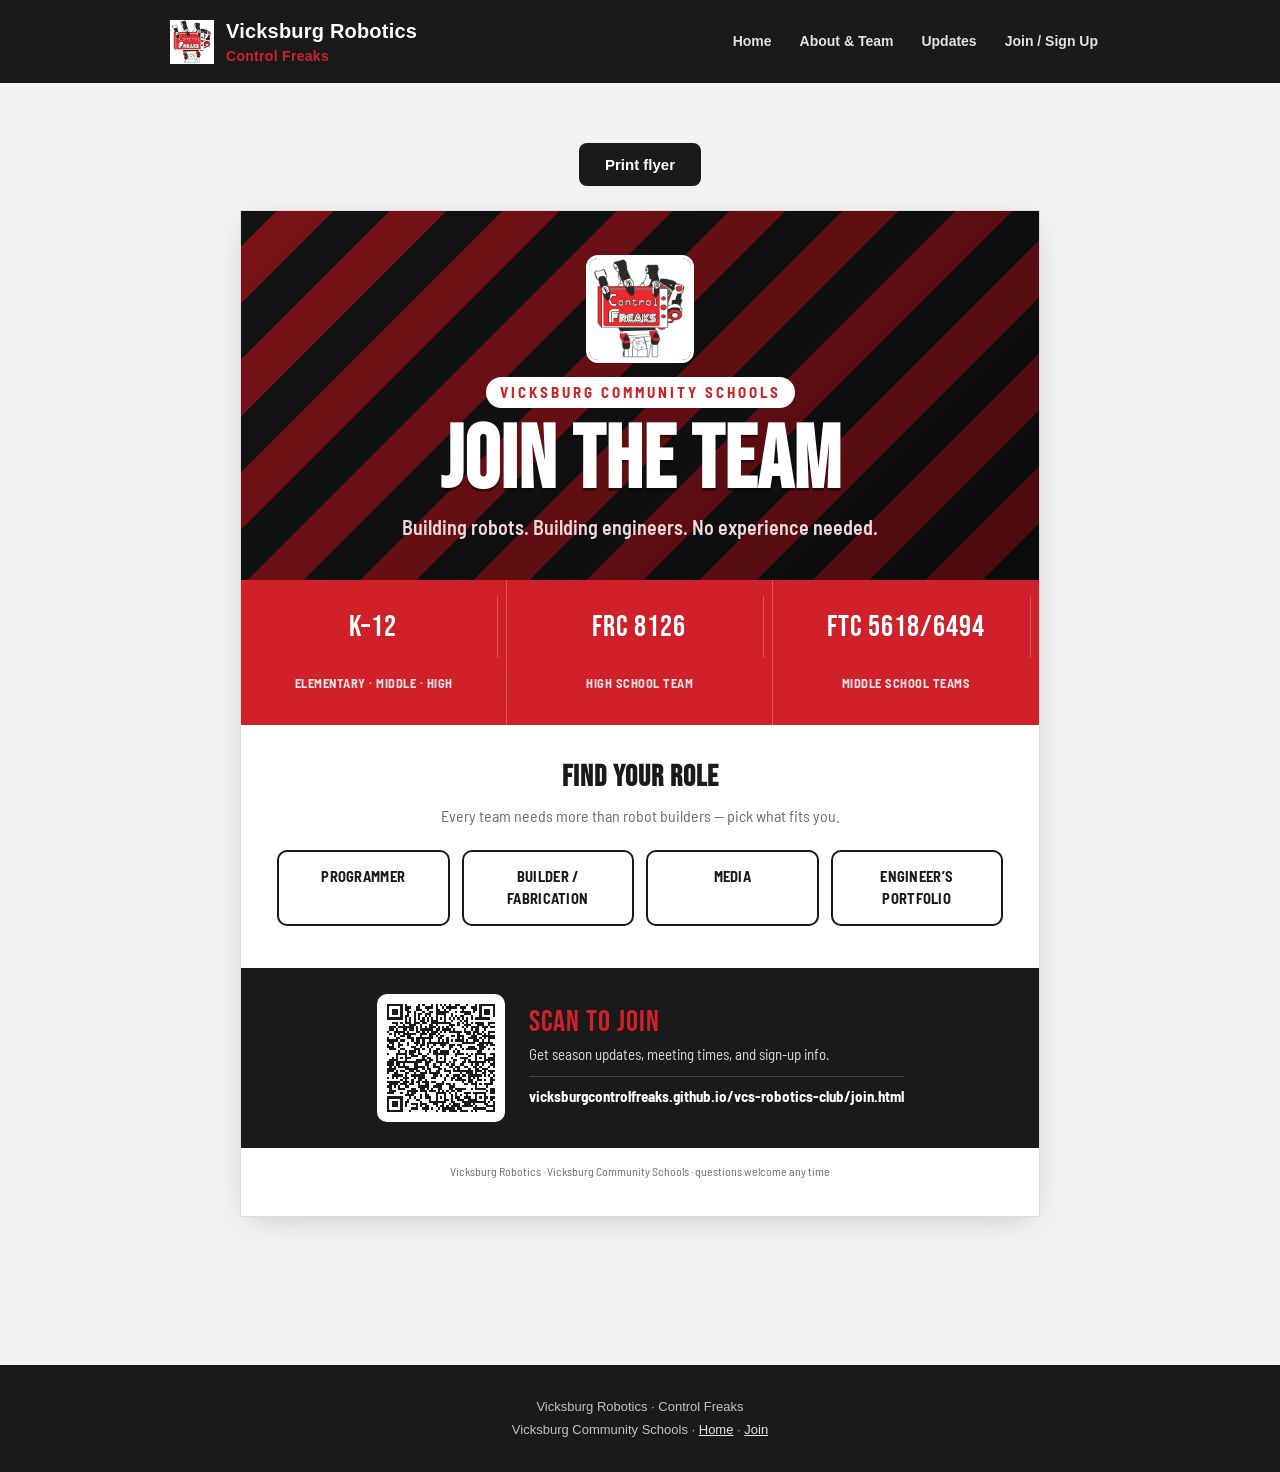
<file: flyer.html>
<!DOCTYPE html>
<html lang="en">
<head>
<meta charset="UTF-8">
<meta name="viewport" content="width=device-width, initial-scale=1.0">
<title>Recruitment Flyer — Vicksburg Robotics</title>
<meta name="description" content="Printable recruitment flyer for Vicksburg Robotics (Control Freaks) — scan to join.">
<link rel="preconnect" href="https://fonts.gstatic.com" crossorigin>
<link rel="stylesheet" href="https://fonts.googleapis.com/css2?family=Bebas+Neue&family=Barlow+Semi+Condensed:wght@500;600;700&display=swap">
<link rel="stylesheet" href="css/style.css">
<style>
  .flyer-page {
    max-width: 800px;
    margin: 24px auto 40px;
    background: #fff;
    border: 1px solid var(--border);
    box-shadow: 0 8px 30px -12px rgba(0,0,0,0.25);
    overflow: hidden;
    font-family: 'Barlow Semi Condensed', Arial, sans-serif;
  }

  .flyer-hero {
    background:
      linear-gradient(135deg, rgba(0,0,0,0.25), rgba(0,0,0,0.55)),
      repeating-linear-gradient(-45deg, var(--black) 0 40px, var(--red-dark) 40px 80px);
    color: #fff;
    text-align: center;
    padding: 44px 32px 38px;
    position: relative;
  }
  .flyer-hero img {
    width: 108px; height: 108px; margin: 0 auto 14px;
    border-radius: 12px; border: 3px solid #fff; background: #fff;
  }
  .flyer-eyebrow {
    font-weight: 700; letter-spacing: 3px; text-transform: uppercase;
    font-size: 15px; color: var(--red);
    background: #fff; display: inline-block; padding: 4px 14px; border-radius: 999px;
    margin-bottom: 14px;
  }
  .flyer-headline {
    font-family: 'Bebas Neue', 'Barlow Semi Condensed', sans-serif;
    font-size: clamp(52px, 11vw, 88px);
    line-height: 0.92;
    letter-spacing: 1px;
    margin: 0 0 10px;
    color: #fff;
    text-shadow: 0 3px 0 rgba(0,0,0,0.4);
  }
  .flyer-tagline {
    font-size: 20px; font-weight: 600; color: #f0d9da;
    max-width: 480px; margin: 0 auto;
  }

  .flyer-facts {
    display: grid;
    grid-template-columns: repeat(3, 1fr);
    text-align: center;
    background: var(--red);
  }
  .flyer-facts div {
    padding: 16px 8px;
    border-right: 1px solid rgba(255,255,255,0.25);
  }
  .flyer-facts div:last-child { border-right: none; }
  .flyer-facts .num {
    font-family: 'Bebas Neue', sans-serif;
    font-size: 30px; color: #fff; letter-spacing: 1px; line-height: 1;
  }
  .flyer-facts .label {
    font-size: 12.5px; font-weight: 700; text-transform: uppercase;
    letter-spacing: 0.5px; color: #ffe1e3;
  }

  .flyer-body { padding: 30px 36px 10px; }
  .flyer-body h2 {
    font-family: 'Bebas Neue', sans-serif;
    font-size: 30px; letter-spacing: 1px; color: var(--black);
    text-align: center; margin-bottom: 4px;
  }
  .flyer-body > p.lead {
    text-align: center; color: var(--muted); font-size: 16px;
    max-width: 520px; margin: 0 auto 22px;
  }

  .roles-row {
    display: grid;
    grid-template-columns: repeat(4, 1fr);
    gap: 12px;
    margin-bottom: 6px;
  }
  .role-tile {
    text-align: center; padding: 14px 6px;
    border: 2px solid var(--black); border-radius: 10px;
  }
  .role-tile .role-name {
    font-weight: 700; font-size: 14.5px; color: var(--black);
    text-transform: uppercase; letter-spacing: 0.3px;
  }

  .flyer-cta {
    background: var(--black);
    color: #fff;
    display: flex;
    align-items: center;
    justify-content: center;
    gap: 24px;
    padding: 26px 32px;
    margin-top: 26px;
    flex-wrap: wrap;
  }
  .flyer-cta svg {
    width: 128px; height: 128px; background: #fff; border-radius: 10px; padding: 8px; flex-shrink: 0;
  }
  .flyer-cta-text { text-align: left; }
  .flyer-cta-text .scan-label {
    font-family: 'Bebas Neue', sans-serif;
    font-size: 30px; letter-spacing: 1px; color: var(--red);
    line-height: 1;
  }
  .flyer-cta-text .scan-sub { font-size: 15px; color: #d9d9d9; margin: 6px 0 10px; }
  .flyer-cta-text .scan-url {
    font-weight: 700; font-size: 15px; color: #fff;
    border-top: 1px solid #444; padding-top: 8px; display: inline-block;
  }

  .flyer-footer {
    text-align: center; font-size: 12px; color: var(--muted);
    padding: 14px 20px 22px;
  }

  @media (max-width: 560px) {
    .roles-row { grid-template-columns: repeat(2, 1fr); }
    .flyer-cta { flex-direction: column; text-align: center; }
    .flyer-cta-text { text-align: center; }
    .flyer-cta-text .scan-url { border-top: none; padding-top: 0; }
  }

  @media print {
    .site-header, .site-footer, .no-print { display: none; }
    body { background: #fff; }
    main { padding: 0; }
    .flyer-page { margin: 0 auto; box-shadow: none; border: none; max-width: 100%; }
    @page { size: letter portrait; margin: 0.3in; }
  }
</style>
</head>
<body>

<header class="site-header">
  <div class="inner">
    <a class="brand" href="index.html">
      <img class="brand-logo" src="img/control-freaks-logo.png" alt="Control Freaks logo">
      <span>
        <span class="brand-name">Vicksburg Robotics</span>
        <span class="brand-sub">Control Freaks</span>
      </span>
    </a>
    <nav class="site-nav">
      <a href="index.html">Home</a>
      <a href="about.html">About &amp; Team</a>
      <a href="updates.html">Updates</a>
      <a href="join.html">Join / Sign Up</a>
    </nav>
  </div>
</header>

<main>
  <section class="section" style="padding-top:20px;">
    <div class="wrap" style="text-align:center;">
      <button type="button" class="btn btn-navy no-print" onclick="window.print()">Print flyer</button>
    </div>

    <article class="flyer-page">
      <div class="flyer-hero">
        <img src="img/control-freaks-logo.png" alt="Control Freaks logo">
        <div class="flyer-eyebrow">Vicksburg Community Schools</div>
        <h1 class="flyer-headline">JOIN THE&nbsp;TEAM</h1>
        <p class="flyer-tagline">Building robots. Building engineers. No experience needed.</p>
      </div>

      <div class="flyer-facts">
        <div>
          <div class="num">K&ndash;12</div>
          <div class="label">Elementary&nbsp;&middot; Middle&nbsp;&middot; High</div>
        </div>
        <div>
          <div class="num">FRC 8126</div>
          <div class="label">High School Team</div>
        </div>
        <div>
          <div class="num">FTC 5618/6494</div>
          <div class="label">Middle School Teams</div>
        </div>
      </div>

      <div class="flyer-body">
        <h2>Find your role</h2>
        <p class="lead">Every team needs more than robot builders — pick what fits you.</p>
        <div class="roles-row">
          <div class="role-tile"><div class="role-name">Programmer</div></div>
          <div class="role-tile"><div class="role-name">Builder /<br>Fabrication</div></div>
          <div class="role-tile"><div class="role-name">Media</div></div>
          <div class="role-tile"><div class="role-name">Engineer&rsquo;s<br>Portfolio</div></div>
        </div>
      </div>

      <div class="flyer-cta">
        <svg xmlns="http://www.w3.org/2000/svg" viewBox="0 0 51 51" shape-rendering="crispEdges"><path fill="#ffffff" d="M0 0h51v51H0z"/><path stroke="#1a1a1a" d="M1 1.5h7m1 0h1m5 0h1m1 0h1m3 0h1m1 0h1m1 0h1m1 0h1m1 0h1m2 0h2m3 0h1m3 0h1m1 0h7M1 2.5h1m5 0h1m1 0h3m2 0h2m2 0h4m1 0h1m2 0h1m1 0h5m1 0h3m2 0h3m1 0h1m5 0h1M1 3.5h1m1 0h3m1 0h1m1 0h2m3 0h3m2 0h1m3 0h2m2 0h1m1 0h1m5 0h1m4 0h2m1 0h1m1 0h3m1 0h1M1 4.5h1m1 0h3m1 0h1m2 0h2m1 0h1m3 0h1m2 0h2m1 0h6m3 0h1m1 0h5m1 0h1m2 0h1m1 0h3m1 0h1M1 5.5h1m1 0h3m1 0h1m2 0h1m2 0h1m1 0h2m1 0h3m2 0h5m2 0h1m5 0h3m4 0h1m1 0h3m1 0h1M1 6.5h1m5 0h1m1 0h2m2 0h1m1 0h1m2 0h1m1 0h1m2 0h1m3 0h1m2 0h1m1 0h1m1 0h2m3 0h1m3 0h1m5 0h1M1 7.5h7m1 0h1m1 0h1m1 0h1m1 0h1m1 0h1m1 0h1m1 0h1m1 0h1m1 0h1m1 0h1m1 0h1m1 0h1m1 0h1m1 0h1m1 0h1m1 0h1m1 0h7M9 8.5h1m1 0h1m1 0h1m2 0h2m1 0h1m1 0h3m3 0h1m2 0h1m3 0h1m1 0h2M3 9.5h3m1 0h1m1 0h3m1 0h3m1 0h2m2 0h9m3 0h1m1 0h1m1 0h1m1 0h1m1 0h4m2 0h3M5 10.5h1m2 0h1m2 0h3m2 0h1m3 0h2m1 0h1m5 0h3m1 0h1m2 0h3m3 0h3m2 0h1M2 11.5h3m1 0h7m1 0h1m1 0h1m1 0h1m1 0h3m1 0h1m1 0h1m1 0h1m1 0h1m4 0h1m1 0h1m1 0h4m1 0h3m1 0h2M2 12.5h2m1 0h1m2 0h2m1 0h2m1 0h1m1 0h6m1 0h2m1 0h4m1 0h1m4 0h1m2 0h1m1 0h2m2 0h1M1 13.5h1m2 0h5m1 0h1m3 0h2m1 0h1m1 0h1m1 0h3m1 0h1m1 0h1m1 0h6m1 0h3m1 0h3m1 0h1m2 0h3M2 14.5h1m1 0h1m1 0h1m1 0h6m2 0h3m1 0h3m1 0h1m8 0h1m3 0h2m1 0h1m1 0h2m1 0h1m1 0h1M4 15.5h1m2 0h2m1 0h2m4 0h1m3 0h2m1 0h1m1 0h2m3 0h2m1 0h3m3 0h3m2 0h6M1 16.5h1m3 0h2m3 0h3m1 0h8m2 0h2m2 0h1m4 0h1m1 0h1m2 0h4m1 0h1m1 0h1m1 0h3M1 17.5h5m1 0h2m3 0h1m1 0h2m1 0h1m2 0h1m3 0h1m1 0h1m1 0h1m1 0h1m1 0h4m1 0h1m2 0h3m1 0h1m2 0h1M2 18.5h2m2 0h1m3 0h1m2 0h3m1 0h1m1 0h10m6 0h6m2 0h6M1 19.5h1m1 0h1m2 0h2m2 0h1m3 0h1m1 0h2m1 0h1m2 0h1m2 0h3m1 0h3m1 0h2m7 0h3m1 0h1m1 0h2M1 20.5h3m2 0h1m5 0h2m2 0h1m2 0h1m1 0h1m4 0h1m2 0h2m3 0h1m3 0h3m2 0h3M2 21.5h3m2 0h2m4 0h3m1 0h1m2 0h1m2 0h2m4 0h1m2 0h1m2 0h1m1 0h5m1 0h2m2 0h1m1 0h1M6 22.5h1m2 0h1m1 0h3m1 0h1m4 0h1m1 0h2m1 0h4m2 0h1m1 0h1m8 0h2M1 23.5h1m3 0h5m1 0h2m2 0h2m2 0h1m2 0h7m3 0h4m1 0h1m1 0h1m1 0h5m2 0h2M5 24.5h1m3 0h1m2 0h3m2 0h2m4 0h1m3 0h1m4 0h1m5 0h1m2 0h1m3 0h1m3 0h1M3 25.5h1m1 0h1m1 0h1m1 0h3m5 0h1m1 0h2m2 0h1m1 0h1m1 0h1m2 0h1m3 0h4m3 0h1m1 0h1m1 0h1m1 0h3M2 26.5h4m3 0h1m4 0h5m1 0h2m1 0h1m3 0h1m3 0h2m3 0h1m1 0h1m2 0h1m3 0h5M1 27.5h3m1 0h12m1 0h3m2 0h5m1 0h1m1 0h1m3 0h2m1 0h8m1 0h1m1 0h1M1 28.5h3m1 0h2m1 0h1m4 0h2m3 0h2m2 0h1m2 0h1m2 0h1m1 0h2m2 0h2m3 0h1m1 0h2m1 0h1m3 0h2M2 29.5h1m1 0h1m1 0h5m2 0h5m1 0h1m2 0h3m4 0h2m1 0h2m2 0h2m2 0h2m1 0h1m3 0h1m1 0h1M1 30.5h4m4 0h6m2 0h1m1 0h2m3 0h2m1 0h1m3 0h1m1 0h1m4 0h1m2 0h2m1 0h3M1 31.5h3m1 0h1m1 0h2m2 0h2m1 0h2m2 0h1m1 0h1m2 0h2m2 0h3m1 0h9m1 0h3m1 0h1m1 0h3M1 32.5h1m2 0h2m3 0h2m2 0h1m2 0h3m1 0h5m4 0h1m4 0h1m2 0h3m1 0h1m2 0h2m2 0h1M3 33.5h5m1 0h1m2 0h6m4 0h2m1 0h1m2 0h1m2 0h3m1 0h2m1 0h6m1 0h1m1 0h1m1 0h1M1 34.5h1m1 0h1m1 0h1m2 0h3m2 0h1m1 0h3m3 0h2m4 0h1m2 0h2m1 0h2m3 0h1m1 0h1m1 0h1m5 0h1M7 35.5h1m1 0h1m2 0h1m2 0h2m1 0h1m8 0h1m2 0h1m1 0h5m1 0h2m2 0h2m1 0h1m2 0h2M1 36.5h6m1 0h3m1 0h1m1 0h2m1 0h3m1 0h2m3 0h1m8 0h1m2 0h2m1 0h1m6 0h1M2 37.5h4m1 0h3m1 0h2m2 0h1m2 0h2m3 0h4m1 0h2m1 0h1m4 0h2m1 0h3m1 0h1m1 0h4M1 38.5h2m1 0h1m1 0h1m2 0h2m4 0h5m2 0h4m3 0h3m9 0h1m4 0h1M2 39.5h1m3 0h3m3 0h2m2 0h2m1 0h1m1 0h1m2 0h2m3 0h2m1 0h5m2 0h1m1 0h5m2 0h2M2 40.5h3m5 0h5m1 0h3m1 0h3m1 0h1m1 0h1m1 0h1m1 0h2m1 0h2m11 0h1m1 0h2M1 41.5h3m3 0h1m2 0h1m1 0h2m4 0h1m4 0h5m1 0h1m2 0h1m3 0h3m1 0h6m2 0h2M9 42.5h4m3 0h1m1 0h2m3 0h1m3 0h1m2 0h1m1 0h1m1 0h1m2 0h1m3 0h1m3 0h1M1 43.5h7m3 0h1m1 0h1m2 0h1m1 0h3m2 0h1m1 0h1m1 0h1m2 0h1m1 0h2m2 0h3m2 0h1m1 0h1m1 0h2m1 0h2M1 44.5h1m5 0h1m2 0h1m3 0h2m4 0h1m2 0h1m3 0h2m1 0h1m2 0h3m2 0h4m3 0h1m2 0h1M1 45.5h1m1 0h3m1 0h1m1 0h2m5 0h1m3 0h8m2 0h2m3 0h11m1 0h1m1 0h1M1 46.5h1m1 0h3m1 0h1m1 0h1m2 0h3m1 0h3m3 0h2m2 0h1m2 0h1m1 0h3m2 0h3m1 0h1m4 0h2m2 0h1M1 47.5h1m1 0h3m1 0h1m1 0h1m4 0h1m1 0h1m1 0h2m3 0h1m1 0h2m1 0h1m1 0h4m1 0h5m1 0h1m4 0h4M1 48.5h1m5 0h1m4 0h3m2 0h3m1 0h1m2 0h1m1 0h6m1 0h2m5 0h6m3 0h1M1 49.5h7m3 0h1m6 0h1m4 0h1m2 0h2m1 0h4m1 0h4m1 0h1m1 0h1m4 0h4"/></svg>
        <div class="flyer-cta-text">
          <div class="scan-label">SCAN TO JOIN</div>
          <div class="scan-sub">Get season updates, meeting times, and sign-up info.</div>
          <div class="scan-url">vicksburgcontrolfreaks.github.io/vcs-robotics-club/join.html</div>
        </div>
      </div>

      <p class="flyer-footer">Vicksburg Robotics &middot; Vicksburg Community Schools &middot; questions welcome any time</p>
    </article>
  </section>
</main>

<footer class="site-footer no-print">
  <div class="wrap">
    <p>Vicksburg Robotics · Control Freaks</p>
    <p>Vicksburg Community Schools · <a href="index.html">Home</a> · <a href="join.html">Join</a></p>
  </div>
</footer>

</body>
</html>
</file>
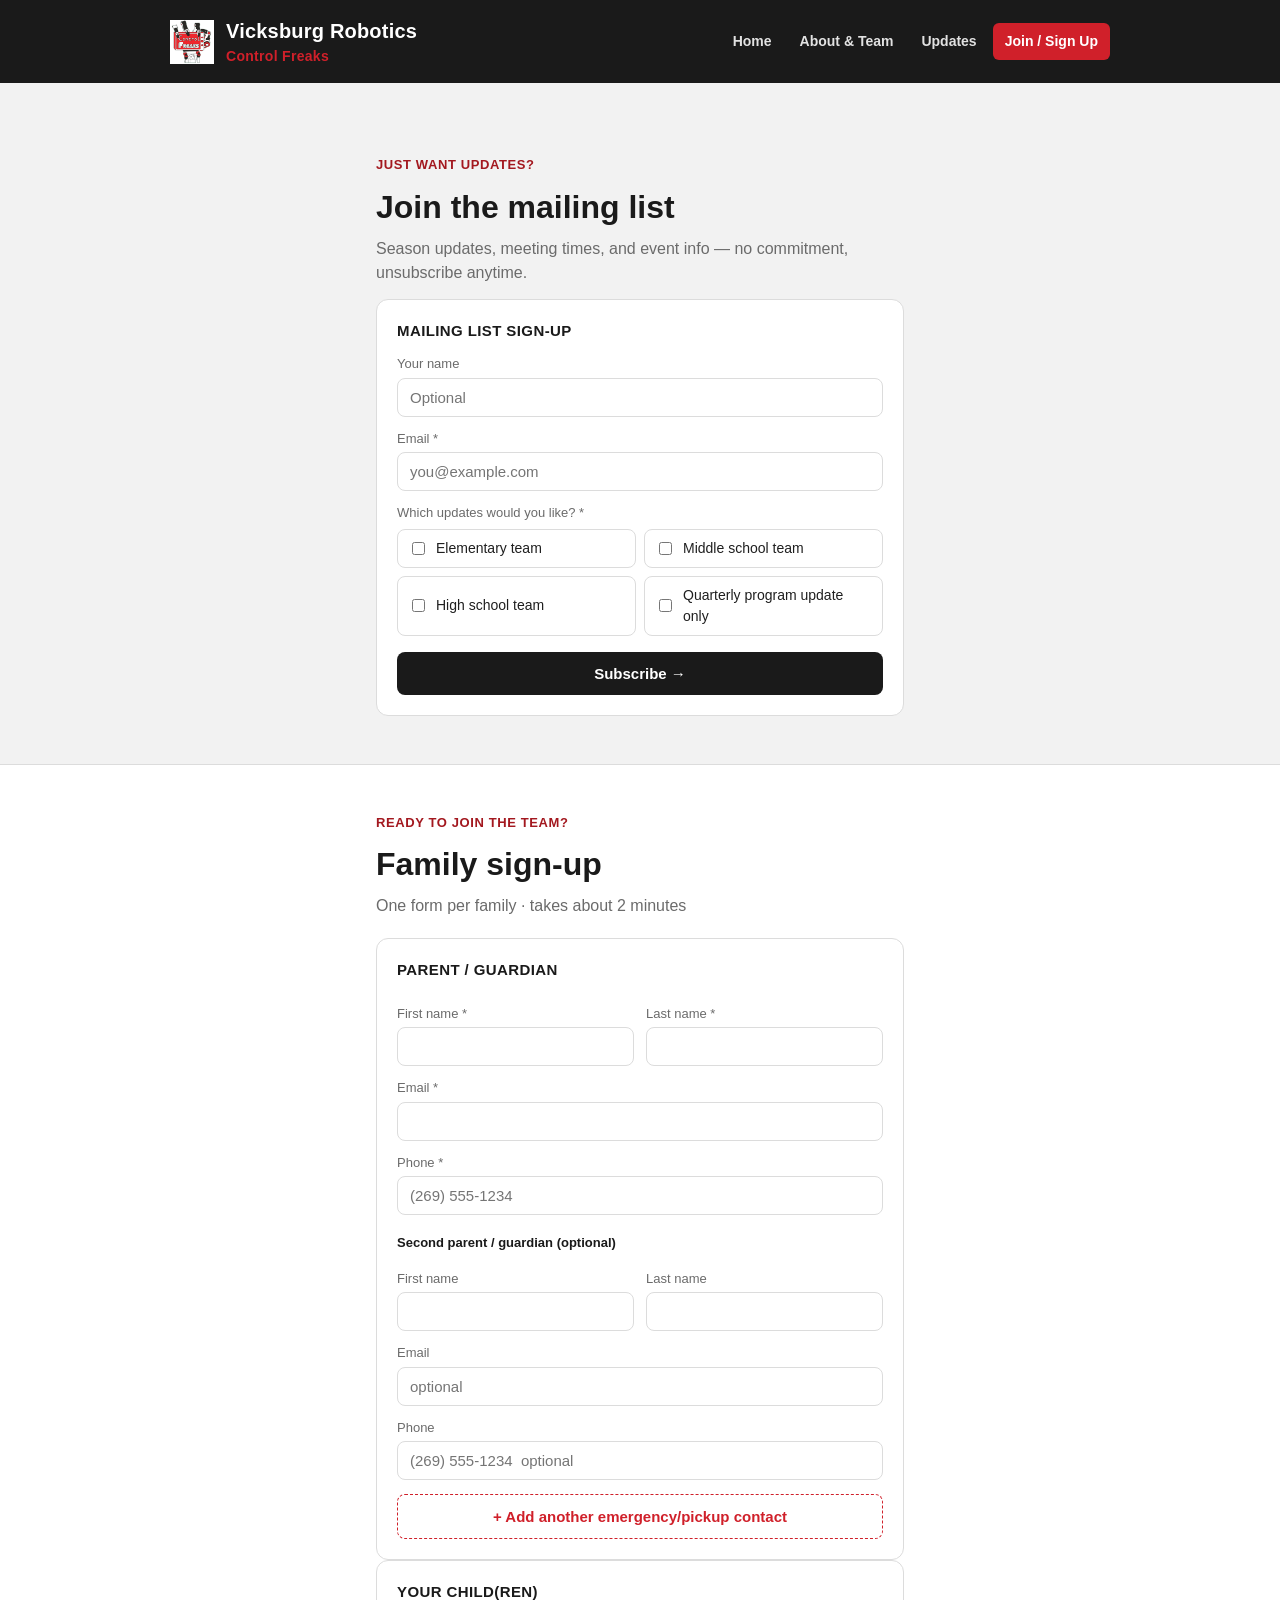
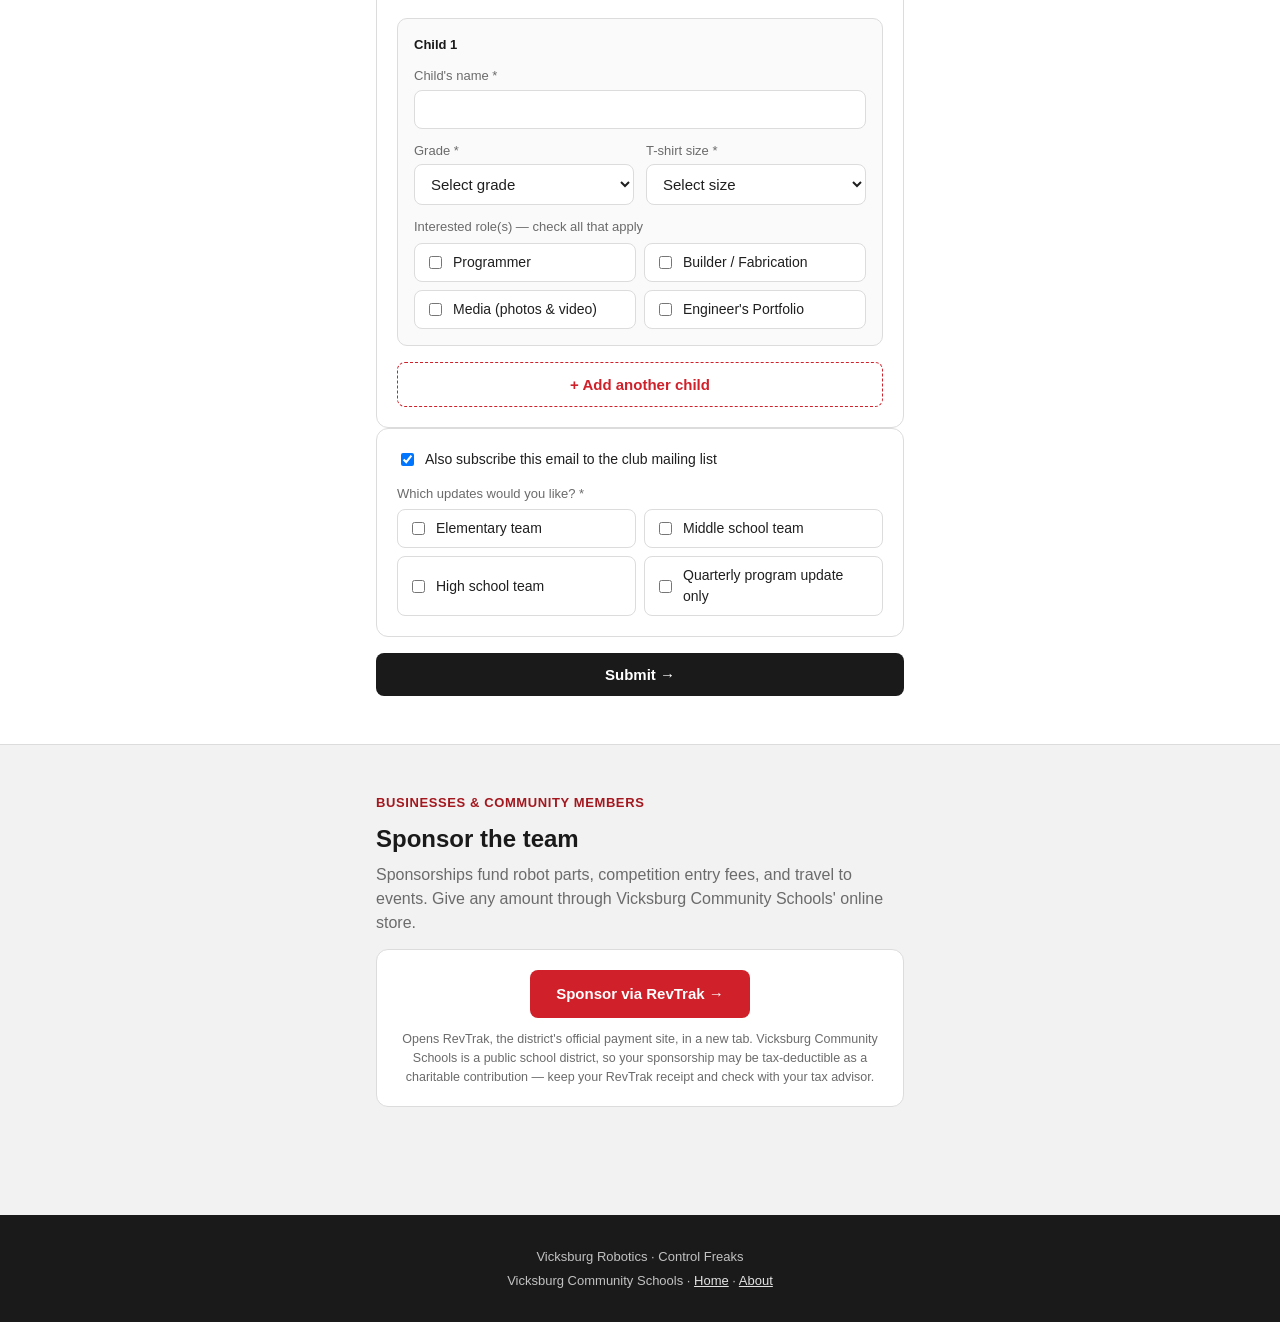
<file: join.html>
<!DOCTYPE html>
<html lang="en">
<head>
<meta charset="UTF-8">
<meta name="viewport" content="width=device-width, initial-scale=1.0">
<title>Join / Sign Up — Vicksburg Robotics</title>
<meta name="description" content="Join the Vicksburg Robotics mailing list, or sign up your family for the club roster.">
<link rel="stylesheet" href="css/style.css">
</head>
<body>

<header class="site-header">
  <div class="inner">
    <a class="brand" href="index.html">
      <img class="brand-logo" src="img/control-freaks-logo.png" alt="Control Freaks logo">
      <span>
        <span class="brand-name">Vicksburg Robotics</span>
        <span class="brand-sub">Control Freaks</span>
      </span>
    </a>
    <nav class="site-nav">
      <a href="index.html">Home</a>
      <a href="about.html">About &amp; Team</a>
      <a href="updates.html">Updates</a>
      <a href="join.html" class="active">Join / Sign Up</a>
    </nav>
  </div>
</header>

<main>
  <section class="section" style="padding-top:32px;">
    <div class="narrow">
      <p class="eyebrow">Just want updates?</p>
      <h1 style="margin-bottom:6px;">Join the mailing list</h1>
      <p class="muted">Season updates, meeting times, and event info — no commitment, unsubscribe anytime.</p>
      <div class="card" id="subscribeCard">
        <!-- rendered by js/subscribe.js -->
      </div>
    </div>
  </section>

  <section class="section section-alt">
    <div class="narrow" id="familyFormWrap">
      <!-- rendered by js/family-form.js -->
    </div>
  </section>

  <section class="section">
    <div class="narrow">
      <p class="eyebrow">Businesses &amp; community members</p>
      <h2 style="margin-bottom:6px;">Sponsor the team</h2>
      <p class="muted">
        Sponsorships fund robot parts, competition entry fees, and travel to events.
        Give any amount through Vicksburg Community Schools' online store.
      </p>
      <div class="card" style="text-align:center;">
        <a class="btn btn-gold" href="https://vicksburgschools.revtrak.net/robotics-club/"
           target="_blank" rel="noopener">Sponsor via RevTrak &rarr;</a>
        <p class="muted" style="font-size:12.5px; margin:12px 0 0;">
          Opens RevTrak, the district's official payment site, in a new tab.
          Vicksburg Community Schools is a public school district, so your sponsorship
          may be tax-deductible as a charitable contribution — keep your RevTrak receipt
          and check with your tax advisor.
        </p>
      </div>
    </div>
  </section>
</main>

<footer class="site-footer">
  <div class="wrap">
    <p>Vicksburg Robotics · Control Freaks</p>
    <p>Vicksburg Community Schools · <a href="index.html">Home</a> · <a href="about.html">About</a></p>
  </div>
</footer>

<script src="js/config.js"></script>
<script src="js/subscribe.js"></script>
<script src="js/family-form.js"></script>
</body>
</html>
</file>
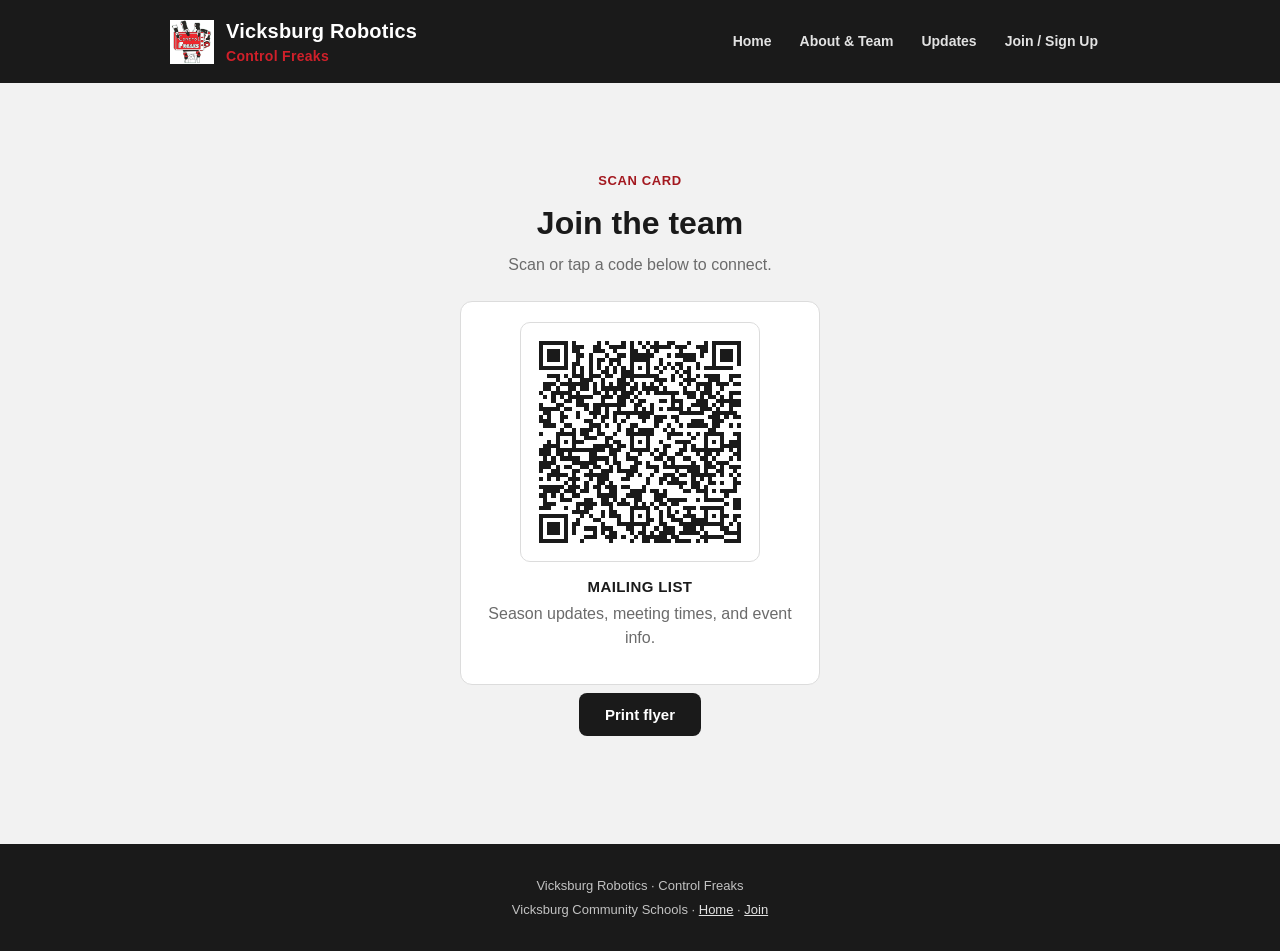
<file: scan-card.html>
<!DOCTYPE html>
<html lang="en">
<head>
<meta charset="UTF-8">
<meta name="viewport" content="width=device-width, initial-scale=1.0">
<title>Scan Card — Vicksburg Robotics</title>
<meta name="description" content="Printable QR code to join the Vicksburg Robotics mailing list.">
<link rel="stylesheet" href="css/style.css">
<style>
  .scan-wrap { max-width: 360px; margin: 0 auto; text-align: center; }
  .scan-tile { margin: 24px 0 8px; }
  .scan-tile svg {
    display: block; width: 100%; max-width: 240px; height: auto; margin: 0 auto 14px;
    border: 1px solid var(--border); border-radius: 10px; padding: 14px; background: #fff;
  }
  .scan-tile h3 { margin-bottom: 4px; }
  @media print {
    .site-header, .site-footer, .no-print { display: none; }
    body { background: #fff; }
    main { padding: 0; }
  }
</style>
</head>
<body>

<header class="site-header">
  <div class="inner">
    <a class="brand" href="index.html">
      <img class="brand-logo" src="img/control-freaks-logo.png" alt="Control Freaks logo">
      <span>
        <span class="brand-name">Vicksburg Robotics</span>
        <span class="brand-sub">Control Freaks</span>
      </span>
    </a>
    <nav class="site-nav">
      <a href="index.html">Home</a>
      <a href="about.html">About &amp; Team</a>
      <a href="updates.html">Updates</a>
      <a href="join.html">Join / Sign Up</a>
    </nav>
  </div>
</header>

<main>
  <section class="section">
    <div class="scan-wrap">
      <p class="eyebrow">Scan card</p>
      <h1 style="margin-bottom:6px;">Join the team</h1>
      <p class="muted">Scan or tap a code below to connect.</p>

      <div class="card scan-tile">
        <a href="join.html">
          <svg xmlns="http://www.w3.org/2000/svg" viewBox="0 0 51 51" shape-rendering="crispEdges"><path fill="#ffffff" d="M0 0h51v51H0z"/><path stroke="#1a1a1a" d="M1 1.5h7m1 0h1m5 0h1m1 0h1m3 0h1m1 0h1m1 0h1m1 0h1m1 0h1m2 0h2m3 0h1m3 0h1m1 0h7M1 2.5h1m5 0h1m1 0h3m2 0h2m2 0h4m1 0h1m2 0h1m1 0h5m1 0h3m2 0h3m1 0h1m5 0h1M1 3.5h1m1 0h3m1 0h1m1 0h2m3 0h3m2 0h1m3 0h2m2 0h1m1 0h1m5 0h1m4 0h2m1 0h1m1 0h3m1 0h1M1 4.5h1m1 0h3m1 0h1m2 0h2m1 0h1m3 0h1m2 0h2m1 0h6m3 0h1m1 0h5m1 0h1m2 0h1m1 0h3m1 0h1M1 5.5h1m1 0h3m1 0h1m2 0h1m2 0h1m1 0h2m1 0h3m2 0h5m2 0h1m5 0h3m4 0h1m1 0h3m1 0h1M1 6.5h1m5 0h1m1 0h2m2 0h1m1 0h1m2 0h1m1 0h1m2 0h1m3 0h1m2 0h1m1 0h1m1 0h2m3 0h1m3 0h1m5 0h1M1 7.5h7m1 0h1m1 0h1m1 0h1m1 0h1m1 0h1m1 0h1m1 0h1m1 0h1m1 0h1m1 0h1m1 0h1m1 0h1m1 0h1m1 0h1m1 0h1m1 0h1m1 0h7M9 8.5h1m1 0h1m1 0h1m2 0h2m1 0h1m1 0h3m3 0h1m2 0h1m3 0h1m1 0h2M3 9.5h3m1 0h1m1 0h3m1 0h3m1 0h2m2 0h9m3 0h1m1 0h1m1 0h1m1 0h1m1 0h4m2 0h3M5 10.5h1m2 0h1m2 0h3m2 0h1m3 0h2m1 0h1m5 0h3m1 0h1m2 0h3m3 0h3m2 0h1M2 11.5h3m1 0h7m1 0h1m1 0h1m1 0h1m1 0h3m1 0h1m1 0h1m1 0h1m1 0h1m4 0h1m1 0h1m1 0h4m1 0h3m1 0h2M2 12.5h2m1 0h1m2 0h2m1 0h2m1 0h1m1 0h6m1 0h2m1 0h4m1 0h1m4 0h1m2 0h1m1 0h2m2 0h1M1 13.5h1m2 0h5m1 0h1m3 0h2m1 0h1m1 0h1m1 0h3m1 0h1m1 0h1m1 0h6m1 0h3m1 0h3m1 0h1m2 0h3M2 14.5h1m1 0h1m1 0h1m1 0h6m2 0h3m1 0h3m1 0h1m8 0h1m3 0h2m1 0h1m1 0h2m1 0h1m1 0h1M4 15.5h1m2 0h2m1 0h2m4 0h1m3 0h2m1 0h1m1 0h2m3 0h2m1 0h3m3 0h3m2 0h6M1 16.5h1m3 0h2m3 0h3m1 0h8m2 0h2m2 0h1m4 0h1m1 0h1m2 0h4m1 0h1m1 0h1m1 0h3M1 17.5h5m1 0h2m3 0h1m1 0h2m1 0h1m2 0h1m3 0h1m1 0h1m1 0h1m1 0h1m1 0h4m1 0h1m2 0h3m1 0h1m2 0h1M2 18.5h2m2 0h1m3 0h1m2 0h3m1 0h1m1 0h10m6 0h6m2 0h6M1 19.5h1m1 0h1m2 0h2m2 0h1m3 0h1m1 0h2m1 0h1m2 0h1m2 0h3m1 0h3m1 0h2m7 0h3m1 0h1m1 0h2M1 20.5h3m2 0h1m5 0h2m2 0h1m2 0h1m1 0h1m4 0h1m2 0h2m3 0h1m3 0h3m2 0h3M2 21.5h3m2 0h2m4 0h3m1 0h1m2 0h1m2 0h2m4 0h1m2 0h1m2 0h1m1 0h5m1 0h2m2 0h1m1 0h1M6 22.5h1m2 0h1m1 0h3m1 0h1m4 0h1m1 0h2m1 0h4m2 0h1m1 0h1m8 0h2M1 23.5h1m3 0h5m1 0h2m2 0h2m2 0h1m2 0h7m3 0h4m1 0h1m1 0h1m1 0h5m2 0h2M5 24.5h1m3 0h1m2 0h3m2 0h2m4 0h1m3 0h1m4 0h1m5 0h1m2 0h1m3 0h1m3 0h1M3 25.5h1m1 0h1m1 0h1m1 0h3m5 0h1m1 0h2m2 0h1m1 0h1m1 0h1m2 0h1m3 0h4m3 0h1m1 0h1m1 0h1m1 0h3M2 26.5h4m3 0h1m4 0h5m1 0h2m1 0h1m3 0h1m3 0h2m3 0h1m1 0h1m2 0h1m3 0h5M1 27.5h3m1 0h12m1 0h3m2 0h5m1 0h1m1 0h1m3 0h2m1 0h8m1 0h1m1 0h1M1 28.5h3m1 0h2m1 0h1m4 0h2m3 0h2m2 0h1m2 0h1m2 0h1m1 0h2m2 0h2m3 0h1m1 0h2m1 0h1m3 0h2M2 29.5h1m1 0h1m1 0h5m2 0h5m1 0h1m2 0h3m4 0h2m1 0h2m2 0h2m2 0h2m1 0h1m3 0h1m1 0h1M1 30.5h4m4 0h6m2 0h1m1 0h2m3 0h2m1 0h1m3 0h1m1 0h1m4 0h1m2 0h2m1 0h3M1 31.5h3m1 0h1m1 0h2m2 0h2m1 0h2m2 0h1m1 0h1m2 0h2m2 0h3m1 0h9m1 0h3m1 0h1m1 0h3M1 32.5h1m2 0h2m3 0h2m2 0h1m2 0h3m1 0h5m4 0h1m4 0h1m2 0h3m1 0h1m2 0h2m2 0h1M3 33.5h5m1 0h1m2 0h6m4 0h2m1 0h1m2 0h1m2 0h3m1 0h2m1 0h6m1 0h1m1 0h1m1 0h1M1 34.5h1m1 0h1m1 0h1m2 0h3m2 0h1m1 0h3m3 0h2m4 0h1m2 0h2m1 0h2m3 0h1m1 0h1m1 0h1m5 0h1M7 35.5h1m1 0h1m2 0h1m2 0h2m1 0h1m8 0h1m2 0h1m1 0h5m1 0h2m2 0h2m1 0h1m2 0h2M1 36.5h6m1 0h3m1 0h1m1 0h2m1 0h3m1 0h2m3 0h1m8 0h1m2 0h2m1 0h1m6 0h1M2 37.5h4m1 0h3m1 0h2m2 0h1m2 0h2m3 0h4m1 0h2m1 0h1m4 0h2m1 0h3m1 0h1m1 0h4M1 38.5h2m1 0h1m1 0h1m2 0h2m4 0h5m2 0h4m3 0h3m9 0h1m4 0h1M2 39.5h1m3 0h3m3 0h2m2 0h2m1 0h1m1 0h1m2 0h2m3 0h2m1 0h5m2 0h1m1 0h5m2 0h2M2 40.5h3m5 0h5m1 0h3m1 0h3m1 0h1m1 0h1m1 0h1m1 0h2m1 0h2m11 0h1m1 0h2M1 41.5h3m3 0h1m2 0h1m1 0h2m4 0h1m4 0h5m1 0h1m2 0h1m3 0h3m1 0h6m2 0h2M9 42.5h4m3 0h1m1 0h2m3 0h1m3 0h1m2 0h1m1 0h1m1 0h1m2 0h1m3 0h1m3 0h1M1 43.5h7m3 0h1m1 0h1m2 0h1m1 0h3m2 0h1m1 0h1m1 0h1m2 0h1m1 0h2m2 0h3m2 0h1m1 0h1m1 0h2m1 0h2M1 44.5h1m5 0h1m2 0h1m3 0h2m4 0h1m2 0h1m3 0h2m1 0h1m2 0h3m2 0h4m3 0h1m2 0h1M1 45.5h1m1 0h3m1 0h1m1 0h2m5 0h1m3 0h8m2 0h2m3 0h11m1 0h1m1 0h1M1 46.5h1m1 0h3m1 0h1m1 0h1m2 0h3m1 0h3m3 0h2m2 0h1m2 0h1m1 0h3m2 0h3m1 0h1m4 0h2m2 0h1M1 47.5h1m1 0h3m1 0h1m1 0h1m4 0h1m1 0h1m1 0h2m3 0h1m1 0h2m1 0h1m1 0h4m1 0h5m1 0h1m4 0h4M1 48.5h1m5 0h1m4 0h3m2 0h3m1 0h1m2 0h1m1 0h6m1 0h2m5 0h6m3 0h1M1 49.5h7m3 0h1m6 0h1m4 0h1m2 0h2m1 0h4m1 0h4m1 0h1m1 0h1m4 0h4"/></svg>
        </a>
        <h3>Mailing list</h3>
        <p class="muted">Season updates, meeting times, and event info.</p>
      </div>

      <button type="button" class="btn btn-navy no-print" onclick="window.print()">Print flyer</button>
    </div>
  </section>
</main>

<footer class="site-footer">
  <div class="wrap">
    <p>Vicksburg Robotics · Control Freaks</p>
    <p>Vicksburg Community Schools · <a href="index.html">Home</a> · <a href="join.html">Join</a></p>
  </div>
</footer>

</body>
</html>
</file>
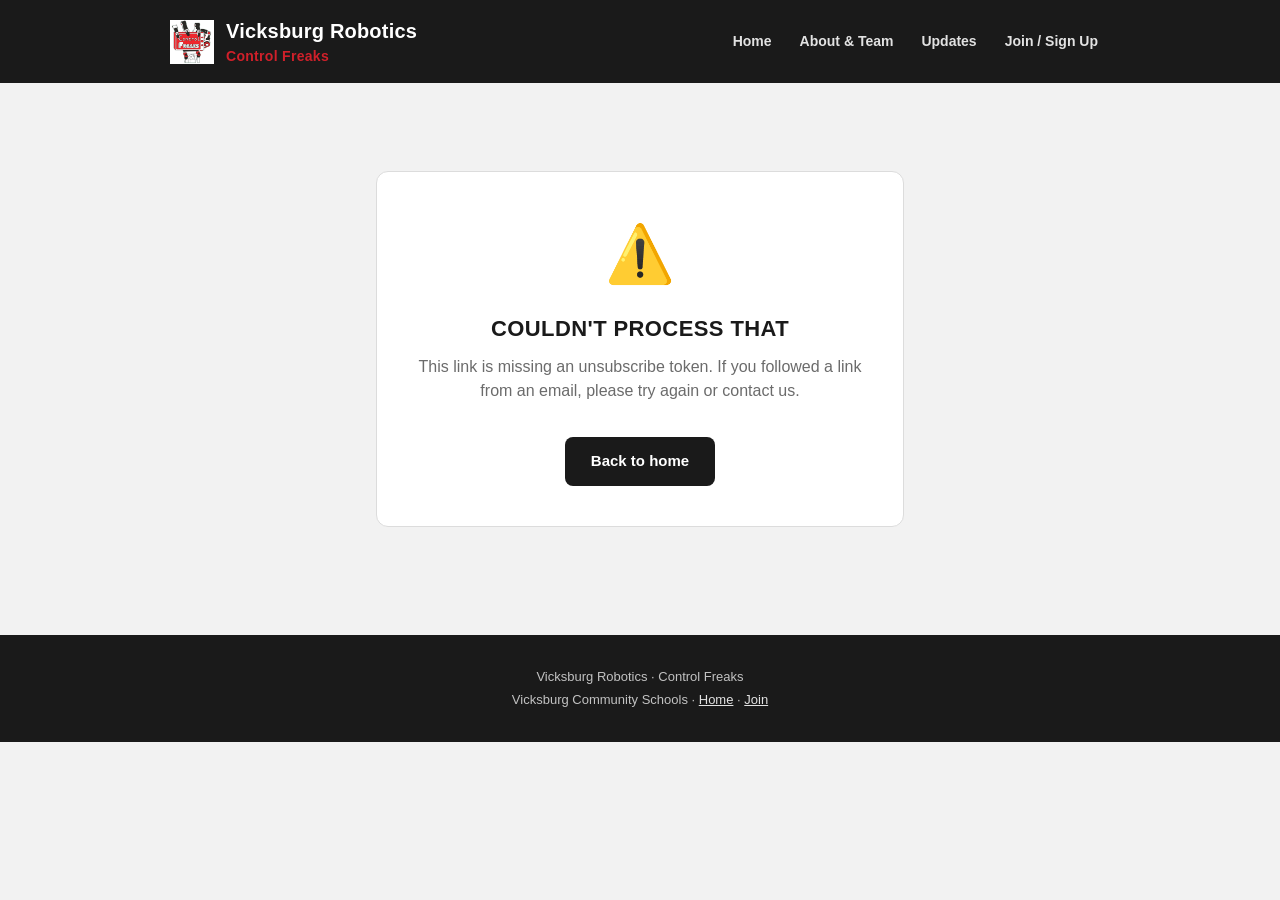
<file: unsubscribe.html>
<!DOCTYPE html>
<html lang="en">
<head>
<meta charset="UTF-8">
<meta name="viewport" content="width=device-width, initial-scale=1.0">
<title>Unsubscribe — Vicksburg Robotics</title>
<link rel="stylesheet" href="css/style.css">
</head>
<body>

<header class="site-header">
  <div class="inner">
    <a class="brand" href="index.html">
      <img class="brand-logo" src="img/control-freaks-logo.png" alt="Control Freaks logo">
      <span>
        <span class="brand-name">Vicksburg Robotics</span>
        <span class="brand-sub">Control Freaks</span>
      </span>
    </a>
    <nav class="site-nav">
      <a href="index.html">Home</a>
      <a href="about.html">About &amp; Team</a>
      <a href="updates.html">Updates</a>
      <a href="join.html">Join / Sign Up</a>
    </nav>
  </div>
</header>

<main>
  <section class="section">
    <div class="narrow">
      <div class="card" id="unsubCard">
        <div class="confirm-screen" style="padding:20px;">
          <p class="muted">Processing your request…</p>
        </div>
      </div>
    </div>
  </section>
</main>

<footer class="site-footer">
  <div class="wrap">
    <p>Vicksburg Robotics · Control Freaks</p>
    <p>Vicksburg Community Schools · <a href="index.html">Home</a> · <a href="join.html">Join</a></p>
  </div>
</footer>

<script src="js/config.js"></script>
<script src="js/unsubscribe.js"></script>
</body>
</html>
</file>
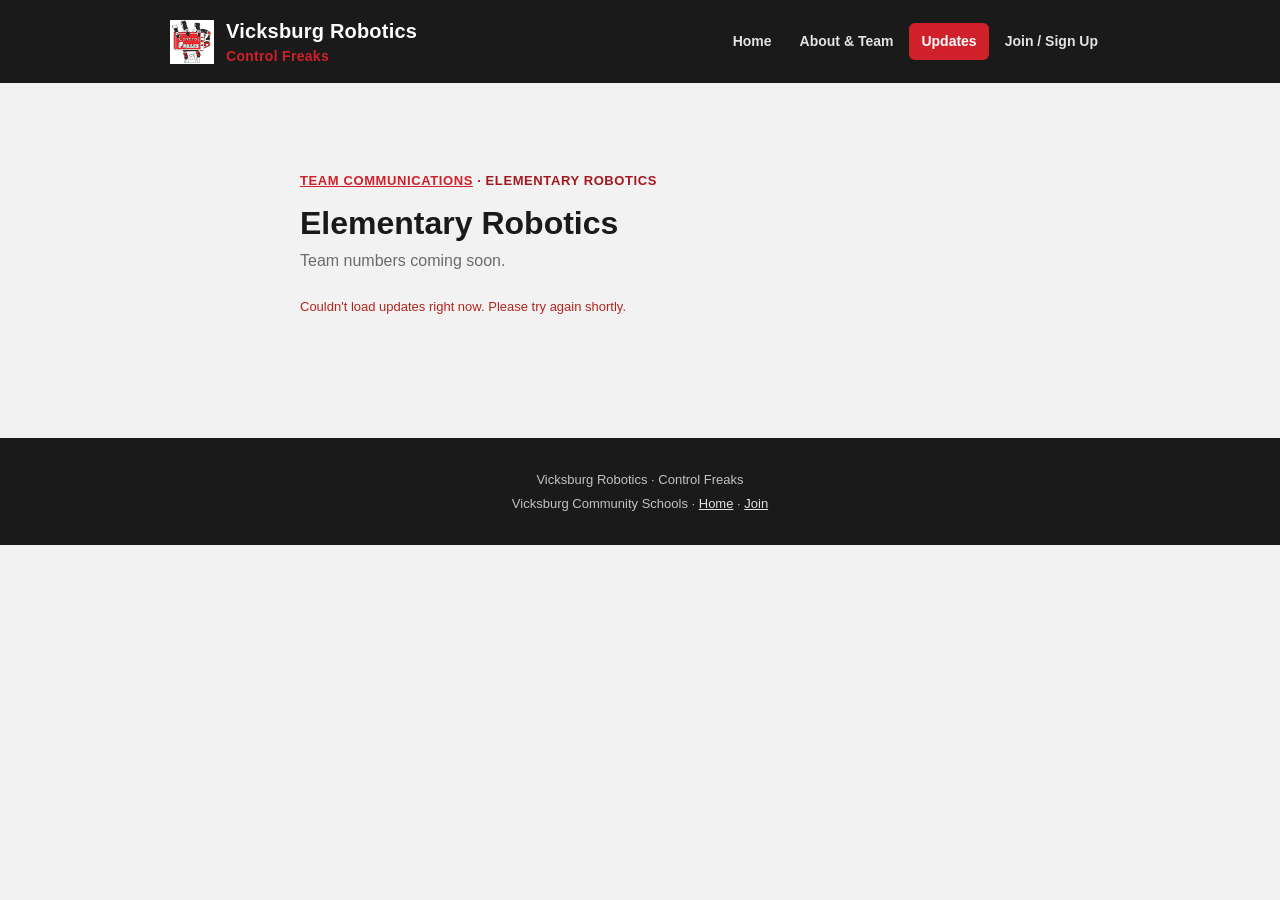
<file: updates-elementary.html>
<!DOCTYPE html>
<html lang="en">
<head>
<meta charset="UTF-8">
<meta name="viewport" content="width=device-width, initial-scale=1.0">
<title>Elementary Robotics Updates — Vicksburg Robotics</title>
<meta name="description" content="Season updates and announcements for Vicksburg Robotics' Elementary Robotics program.">
<link rel="stylesheet" href="css/style.css">
</head>
<body>

<header class="site-header">
  <div class="inner">
    <a class="brand" href="index.html">
      <img class="brand-logo" src="img/control-freaks-logo.png" alt="Control Freaks logo">
      <span>
        <span class="brand-name">Vicksburg Robotics</span>
        <span class="brand-sub">Control Freaks</span>
      </span>
    </a>
    <nav class="site-nav">
      <a href="index.html">Home</a>
      <a href="about.html">About &amp; Team</a>
      <a href="updates.html" class="active">Updates</a>
      <a href="join.html">Join / Sign Up</a>
    </nav>
  </div>
</header>

<main>
  <section class="section">
    <div class="wrap" style="max-width:720px;">
      <p class="eyebrow"><a href="updates.html">Team communications</a> · Elementary Robotics</p>
      <h1 style="margin-bottom:2px;">Elementary Robotics</h1>
      <p class="muted" style="margin-bottom:24px;">Team numbers coming soon.</p>
      <div id="commList"><p class="muted">Loading…</p></div>
    </div>
  </section>
</main>

<footer class="site-footer">
  <div class="wrap">
    <p>Vicksburg Robotics · Control Freaks</p>
    <p>Vicksburg Community Schools · <a href="index.html">Home</a> · <a href="join.html">Join</a></p>
  </div>
</footer>

<script src="js/config.js"></script>
<script>const PAGE_AUDIENCE = 'elementary';</script>
<script src="js/updates.js"></script>
</body>
</html>
</file>
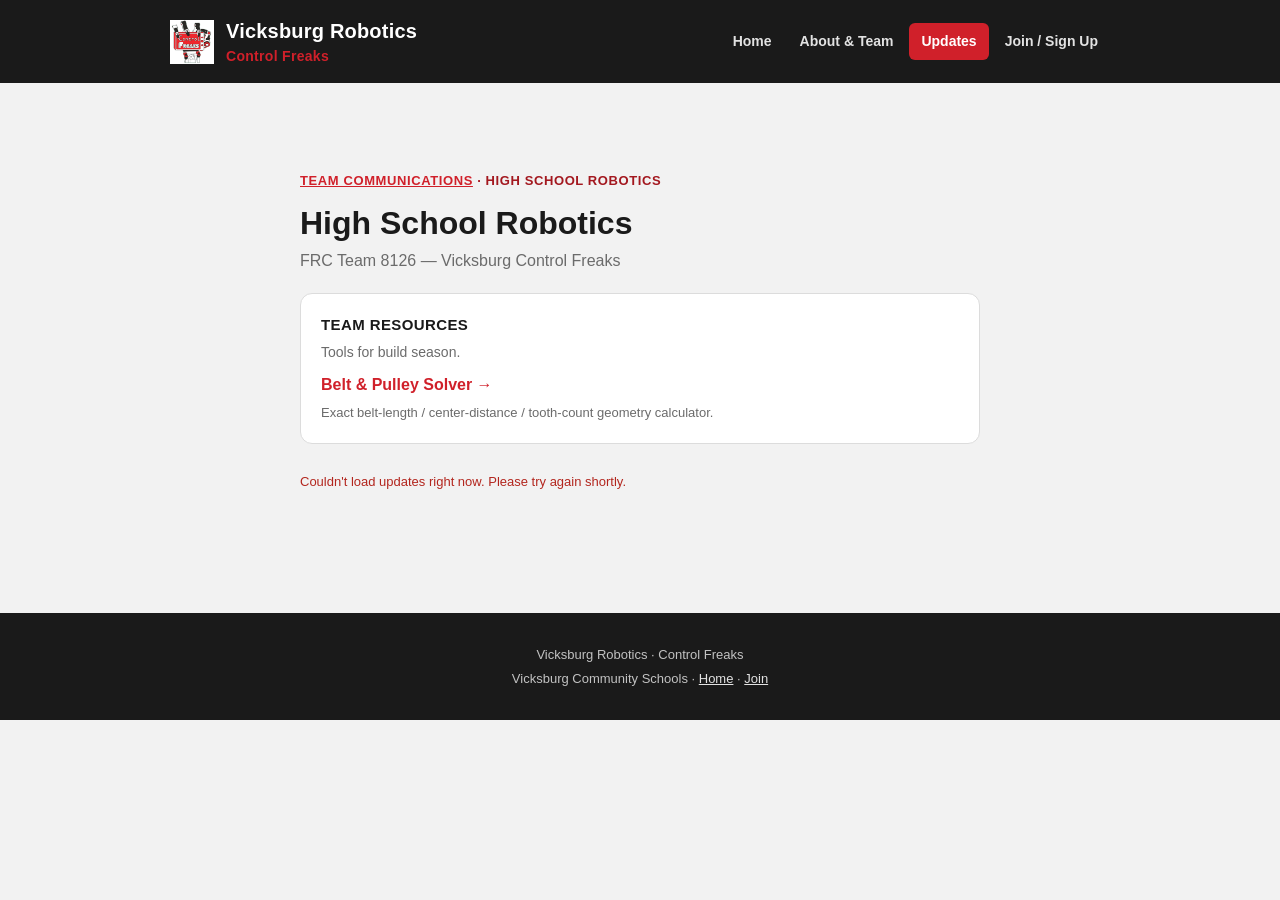
<file: updates-high.html>
<!DOCTYPE html>
<html lang="en">
<head>
<meta charset="UTF-8">
<meta name="viewport" content="width=device-width, initial-scale=1.0">
<title>High School Robotics Updates — Vicksburg Robotics</title>
<meta name="description" content="Season updates and announcements for Vicksburg Robotics' High School Robotics program, FRC Team 8126.">
<link rel="stylesheet" href="css/style.css">
</head>
<body>

<header class="site-header">
  <div class="inner">
    <a class="brand" href="index.html">
      <img class="brand-logo" src="img/control-freaks-logo.png" alt="Control Freaks logo">
      <span>
        <span class="brand-name">Vicksburg Robotics</span>
        <span class="brand-sub">Control Freaks</span>
      </span>
    </a>
    <nav class="site-nav">
      <a href="index.html">Home</a>
      <a href="about.html">About &amp; Team</a>
      <a href="updates.html" class="active">Updates</a>
      <a href="join.html">Join / Sign Up</a>
    </nav>
  </div>
</header>

<main>
  <section class="section">
    <div class="wrap" style="max-width:720px;">
      <p class="eyebrow"><a href="updates.html">Team communications</a> · High School Robotics</p>
      <h1 style="margin-bottom:2px;">High School Robotics</h1>
      <p class="muted" style="margin-bottom:20px;">FRC Team 8126 — Vicksburg Control Freaks</p>

      <div class="card" style="margin-bottom:28px;">
        <h3 style="margin-bottom:6px;">Team resources</h3>
        <p class="muted" style="font-size:14px; margin-bottom:10px;">Tools for build season.</p>
        <a href="belt-pulley-solver.html" target="_blank" style="font-weight:bold; color:var(--red); text-decoration:none;">Belt &amp; Pulley Solver →</a>
        <p class="muted" style="font-size:13px; margin-top:6px; margin-bottom:0;">Exact belt-length / center-distance / tooth-count geometry calculator.</p>
      </div>

      <div id="commList"><p class="muted">Loading…</p></div>
    </div>
  </section>
</main>

<footer class="site-footer">
  <div class="wrap">
    <p>Vicksburg Robotics · Control Freaks</p>
    <p>Vicksburg Community Schools · <a href="index.html">Home</a> · <a href="join.html">Join</a></p>
  </div>
</footer>

<script src="js/config.js"></script>
<script>const PAGE_AUDIENCE = 'high';</script>
<script src="js/updates.js"></script>
</body>
</html>
</file>
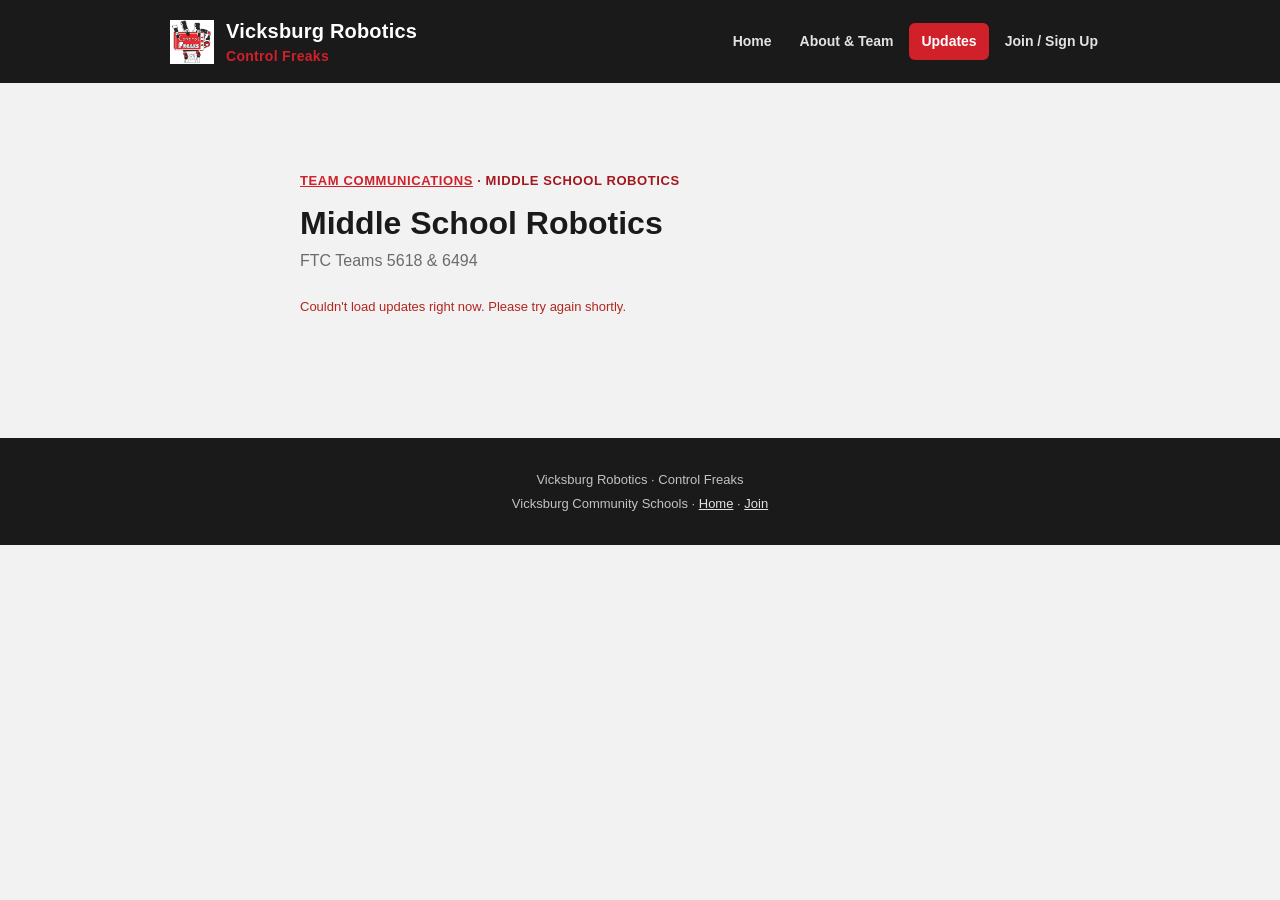
<file: updates-middle.html>
<!DOCTYPE html>
<html lang="en">
<head>
<meta charset="UTF-8">
<meta name="viewport" content="width=device-width, initial-scale=1.0">
<title>Middle School Robotics Updates — Vicksburg Robotics</title>
<meta name="description" content="Season updates and announcements for Vicksburg Robotics' Middle School Robotics program, FTC Teams 5618 &amp; 6494.">
<link rel="stylesheet" href="css/style.css">
</head>
<body>

<header class="site-header">
  <div class="inner">
    <a class="brand" href="index.html">
      <img class="brand-logo" src="img/control-freaks-logo.png" alt="Control Freaks logo">
      <span>
        <span class="brand-name">Vicksburg Robotics</span>
        <span class="brand-sub">Control Freaks</span>
      </span>
    </a>
    <nav class="site-nav">
      <a href="index.html">Home</a>
      <a href="about.html">About &amp; Team</a>
      <a href="updates.html" class="active">Updates</a>
      <a href="join.html">Join / Sign Up</a>
    </nav>
  </div>
</header>

<main>
  <section class="section">
    <div class="wrap" style="max-width:720px;">
      <p class="eyebrow"><a href="updates.html">Team communications</a> · Middle School Robotics</p>
      <h1 style="margin-bottom:2px;">Middle School Robotics</h1>
      <p class="muted" style="margin-bottom:24px;">FTC Teams 5618 &amp; 6494</p>
      <div id="commList"><p class="muted">Loading…</p></div>
    </div>
  </section>
</main>

<footer class="site-footer">
  <div class="wrap">
    <p>Vicksburg Robotics · Control Freaks</p>
    <p>Vicksburg Community Schools · <a href="index.html">Home</a> · <a href="join.html">Join</a></p>
  </div>
</footer>

<script src="js/config.js"></script>
<script>const PAGE_AUDIENCE = 'middle';</script>
<script src="js/updates.js"></script>
</body>
</html>
</file>
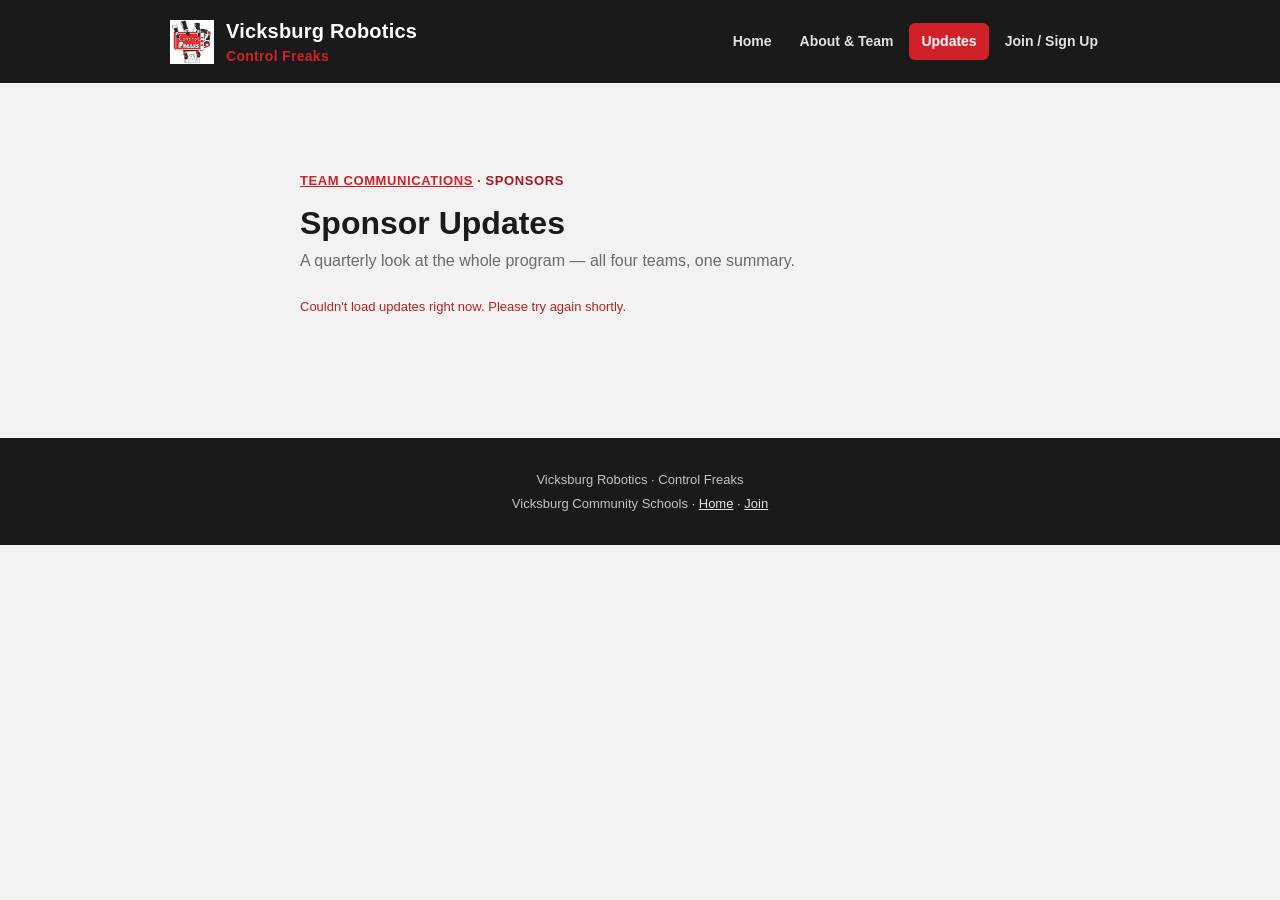
<file: updates-sponsors.html>
<!DOCTYPE html>
<html lang="en">
<head>
<meta charset="UTF-8">
<meta name="viewport" content="width=device-width, initial-scale=1.0">
<title>Sponsor Updates — Vicksburg Robotics</title>
<meta name="description" content="Quarterly program updates for Vicksburg Robotics sponsors and community supporters.">
<link rel="stylesheet" href="css/style.css">
</head>
<body>

<header class="site-header">
  <div class="inner">
    <a class="brand" href="index.html">
      <img class="brand-logo" src="img/control-freaks-logo.png" alt="Control Freaks logo">
      <span>
        <span class="brand-name">Vicksburg Robotics</span>
        <span class="brand-sub">Control Freaks</span>
      </span>
    </a>
    <nav class="site-nav">
      <a href="index.html">Home</a>
      <a href="about.html">About &amp; Team</a>
      <a href="updates.html" class="active">Updates</a>
      <a href="join.html">Join / Sign Up</a>
    </nav>
  </div>
</header>

<main>
  <section class="section">
    <div class="wrap" style="max-width:720px;">
      <p class="eyebrow"><a href="updates.html">Team communications</a> · Sponsors</p>
      <h1 style="margin-bottom:2px;">Sponsor Updates</h1>
      <p class="muted" style="margin-bottom:24px;">
        A quarterly look at the whole program — all four teams, one summary.
      </p>
      <div id="commList"><p class="muted">Loading…</p></div>
    </div>
  </section>
</main>

<footer class="site-footer">
  <div class="wrap">
    <p>Vicksburg Robotics · Control Freaks</p>
    <p>Vicksburg Community Schools · <a href="index.html">Home</a> · <a href="join.html">Join</a></p>
  </div>
</footer>

<script src="js/config.js"></script>
<script>const PAGE_AUDIENCE = 'lightweight';</script>
<script src="js/updates.js"></script>
</body>
</html>
</file>
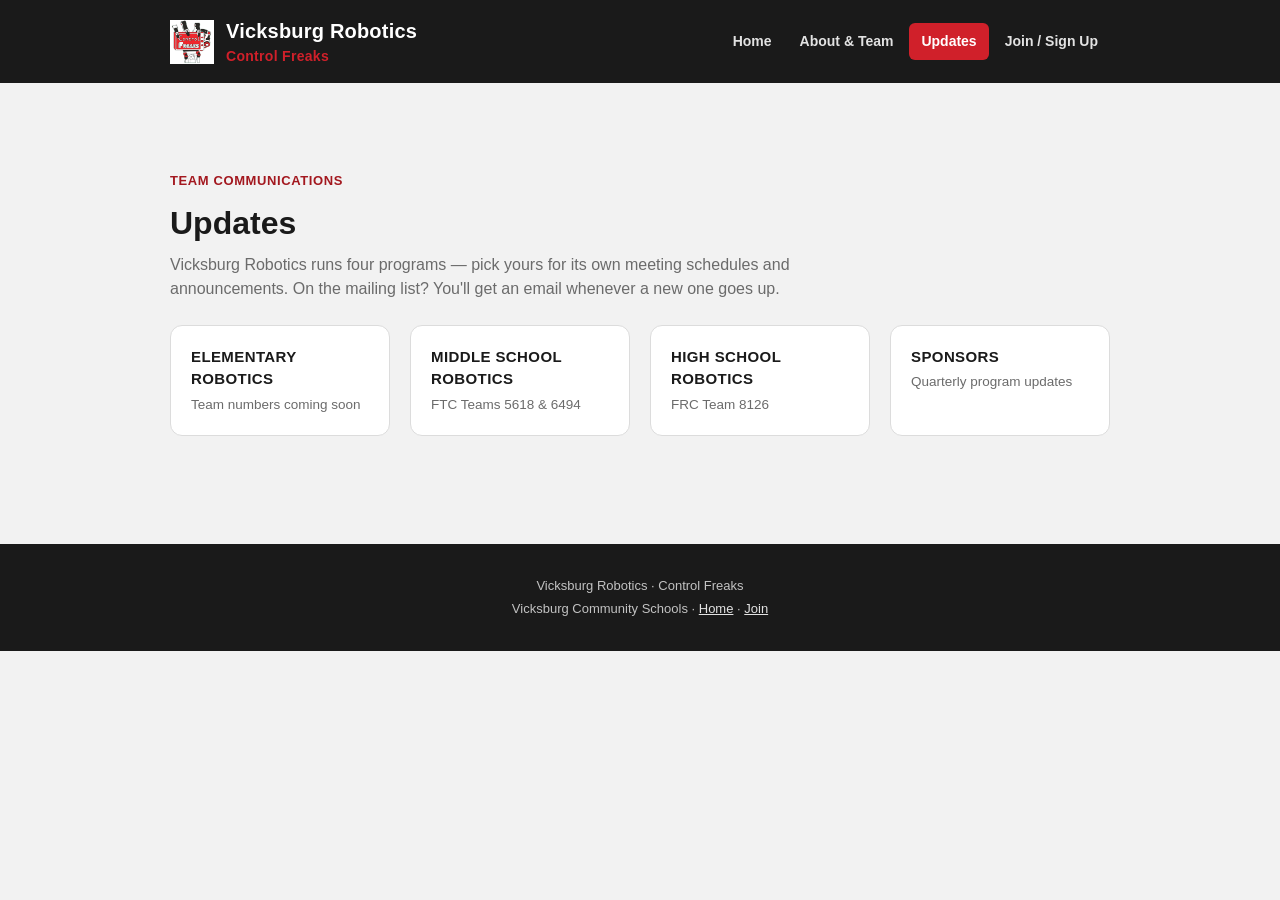
<file: updates.html>
<!DOCTYPE html>
<html lang="en">
<head>
<meta charset="UTF-8">
<meta name="viewport" content="width=device-width, initial-scale=1.0">
<title>Updates — Vicksburg Robotics</title>
<meta name="description" content="Season updates, meeting schedules, and announcements from Vicksburg Robotics — pick your program.">
<link rel="stylesheet" href="css/style.css">
</head>
<body>

<header class="site-header">
  <div class="inner">
    <a class="brand" href="index.html">
      <img class="brand-logo" src="img/control-freaks-logo.png" alt="Control Freaks logo">
      <span>
        <span class="brand-name">Vicksburg Robotics</span>
        <span class="brand-sub">Control Freaks</span>
      </span>
    </a>
    <nav class="site-nav">
      <a href="index.html">Home</a>
      <a href="about.html">About &amp; Team</a>
      <a href="updates.html" class="active">Updates</a>
      <a href="join.html">Join / Sign Up</a>
    </nav>
  </div>
</header>

<main>
  <section class="section">
    <div class="wrap">
      <p class="eyebrow">Team communications</p>
      <h1 style="margin-bottom:6px;">Updates</h1>
      <p class="muted" style="max-width:640px; margin-bottom:24px;">
        Vicksburg Robotics runs four programs — pick yours for its own meeting schedules and
        announcements. On the mailing list? You'll get an email whenever a new one goes up.
      </p>
      <div class="grid" id="programGrid"></div>
    </div>
  </section>
</main>

<footer class="site-footer">
  <div class="wrap">
    <p>Vicksburg Robotics · Control Freaks</p>
    <p>Vicksburg Community Schools · <a href="index.html">Home</a> · <a href="join.html">Join</a></p>
  </div>
</footer>

<script src="js/config.js"></script>
<script>
  document.getElementById('programGrid').innerHTML = COMM_AUDIENCES.map(a => `
    <a class="card card-link" href="${a.page}" style="text-decoration:none;">
      <h3 style="margin-bottom:4px;">${a.label}</h3>
      <p class="muted" style="margin:0; font-size:13.5px;">${a.teamLine}</p>
    </a>
  `).join('');
</script>
</body>
</html>
</file>
<file: css/style.css>
/* Vicksburg Robotics — shared site styles
   Palette from the Control Freaks logo: red + white primary, black + grey secondary. */

:root {
  --red: #d0202a;
  --red-dark: #a3181f;
  --black: #1a1a1a;
  --black-light: #333333;
  --bg: #f2f2f2;
  --card: #ffffff;
  --text: #1f1f1f;
  --muted: #6b6b6b;
  --border: #dcdcdc;
  --danger: #b3261e;
  --success: #1e7a3d;
}

* { box-sizing: border-box; }

html, body {
  margin: 0;
  padding: 0;
}

body {
  background: var(--bg);
  font-family: Arial, Helvetica, sans-serif;
  color: var(--text);
  line-height: 1.5;
}

a { color: var(--red); }
a:hover { color: var(--red-dark); }

img { max-width: 100%; display: block; }

/* ── Site header / nav ─────────────────────────────────────── */
.site-header {
  background: var(--black);
  color: #fff;
}

.site-header .inner {
  max-width: 980px;
  margin: 0 auto;
  padding: 16px 20px;
  display: flex;
  align-items: center;
  justify-content: space-between;
  gap: 16px;
  flex-wrap: wrap;
}

.brand {
  display: flex;
  align-items: center;
  gap: 12px;
  text-decoration: none;
  color: #fff;
}

.brand .brand-logo { width: 44px; height: 44px; }

.brand .brand-name {
  font-weight: bold;
  font-size: 20px;
  letter-spacing: 0.2px;
}

.brand .brand-sub {
  display: block;
  font-size: 14px;
  color: var(--red);
  font-weight: bold;
  letter-spacing: 0.3px;
}

.site-nav {
  display: flex;
  gap: 4px;
  flex-wrap: wrap;
}

.site-nav a {
  color: #e2e2e2;
  text-decoration: none;
  font-size: 14px;
  font-weight: bold;
  padding: 8px 12px;
  border-radius: 6px;
}

.site-nav a:hover { background: var(--black-light); color: #fff; }
.site-nav a.active { background: var(--red); color: #fff; }

/* ── Layout helpers ────────────────────────────────────────── */
.wrap { max-width: 980px; margin: 0 auto; padding: 0 20px; }
.narrow { max-width: 560px; margin: 0 auto; padding: 0 16px; }

main { padding: 40px 0 60px; }

.section { padding: 48px 0; }
.section + .section { border-top: 1px solid var(--border); }
.section-alt { background: #fff; }

.eyebrow {
  color: var(--red-dark);
  font-size: 13px;
  font-weight: bold;
  text-transform: uppercase;
  letter-spacing: 0.6px;
  margin: 0 0 8px;
}

h1, h2, h3 { color: var(--black); margin: 0 0 12px; }
h1 { font-size: 32px; }
h2 { font-size: 24px; }
h3 { font-size: 17px; }
p { margin: 0 0 14px; color: var(--text); }
.muted { color: var(--muted); }

/* ── Hero ──────────────────────────────────────────────────── */
.hero {
  background: linear-gradient(135deg, var(--black) 0%, #000000 100%);
  color: #fff;
  padding: 64px 0;
  text-align: center;
}

.hero .eyebrow { color: var(--red); }
.hero h1 { color: #fff; font-size: clamp(28px, 5vw, 44px); margin-bottom: 14px; }
.hero p.lead { color: #d8d8d8; font-size: 17px; max-width: 620px; margin: 0 auto 28px; }

.btn {
  display: inline-block;
  padding: 13px 26px;
  border-radius: 8px;
  font-size: 15px;
  font-weight: bold;
  text-decoration: none;
  cursor: pointer;
  border: none;
}

/* Class names are historical (from the old navy/gold palette) — .btn-gold is
   the red accent button, .btn-navy is the black one. Left unrenamed since
   every page references these class names directly. */
.btn-gold { background: var(--red); color: #fff; }
.btn-gold:hover { background: var(--red-dark); color: #fff; }
.btn-outline { background: transparent; color: #fff; border: 1.5px solid rgba(255,255,255,0.6); }
.btn-outline:hover { background: rgba(255,255,255,0.1); color: #fff; }
.btn-navy { background: var(--black); color: #fff; }
.btn-navy:hover { background: var(--black-light); color: #fff; }

.hero-actions { display: flex; gap: 12px; justify-content: center; flex-wrap: wrap; }

/* ── Cards / grids ─────────────────────────────────────────── */
.grid {
  display: grid;
  gap: 20px;
  grid-template-columns: repeat(auto-fit, minmax(220px, 1fr));
}

.card {
  background: var(--card);
  border: 1px solid var(--border);
  border-radius: 12px;
  padding: 20px;
}

.card-link { transition: border-color 0.15s ease, box-shadow 0.15s ease; }
.card-link:hover { border-color: var(--red); box-shadow: 0 2px 8px rgba(0,0,0,0.08); }
@media (prefers-reduced-motion: reduce) { .card-link { transition: none; } }

.card h2, .card h3 {
  font-size: 15px;
  text-transform: uppercase;
  letter-spacing: 0.4px;
  color: var(--black);
  margin: 0 0 10px;
}

.stat {
  text-align: center;
  padding: 18px 10px;
}
.stat .num { font-size: 30px; font-weight: bold; color: var(--black); }
.stat .label { font-size: 13px; color: var(--muted); text-transform: uppercase; letter-spacing: 0.4px; }

.roles-grid, .team-grid { grid-template-columns: repeat(auto-fit, minmax(200px, 1fr)); }

/* ── Forms (shared by join / unsubscribe / admin) ─────────────*/
label {
  display: block;
  font-size: 13px;
  color: var(--muted);
  margin: 12px 0 4px;
}

input[type=text], input[type=email], input[type=tel], input[type=password], select, textarea {
  width: 100%;
  padding: 10px 12px;
  font-size: 15px;
  font-family: inherit;
  border: 1px solid var(--border);
  border-radius: 8px;
  background: #fff;
  color: var(--text);
}

textarea { resize: vertical; }

input:focus, select:focus, textarea:focus { outline: 2px solid var(--red); outline-offset: 1px; }

.row2 { display: grid; grid-template-columns: 1fr 1fr; gap: 12px; }
@media (max-width: 520px) { .row2 { grid-template-columns: 1fr; } }

.child-block {
  border: 1px solid var(--border);
  border-radius: 10px;
  padding: 16px;
  margin-top: 14px;
  background: #fafafa;
  position: relative;
}

.child-title { font-size: 13px; font-weight: bold; color: var(--black); margin-bottom: 4px; }

.remove-child {
  position: absolute; top: 12px; right: 12px;
  background: none; border: none; color: var(--danger);
  font-size: 13px; cursor: pointer; text-decoration: underline;
}

.roles { display: grid; grid-template-columns: 1fr 1fr; gap: 8px; margin-top: 6px; }
.roles label {
  display: flex; align-items: center; gap: 8px;
  font-size: 14px; color: var(--text); margin: 0;
  background: #fff; border: 1px solid var(--border);
  border-radius: 8px; padding: 8px 10px; cursor: pointer;
}
.roles input { width: auto; }

.add-child-btn, .submit-btn {
  width: 100%; padding: 13px; border-radius: 8px;
  font-size: 15px; font-weight: bold; cursor: pointer; margin-top: 16px; border: none;
}
.add-child-btn { background: #fff; border: 1.5px dashed var(--red); color: var(--red); }
.submit-btn { background: var(--black); color: #fff; }
.submit-btn:disabled { opacity: 0.6; cursor: not-allowed; }

.error-msg { color: var(--danger); font-size: 13px; margin-top: 8px; display: none; }
.info-msg { color: var(--black); font-size: 13px; margin-top: 8px; display: none; }

.confirm-screen { text-align: center; padding: 40px 20px; }
.confirm-screen h2 { color: var(--black); font-size: 22px; }
.confirm-screen p { color: var(--muted); }
.confirm-screen .checkmark { font-size: 56px; display: block; margin-bottom: 16px; }
.confirm-screen button, .confirm-screen a.btn {
  margin-top: 20px;
}

/* ── Footer ────────────────────────────────────────────────── */
.site-footer {
  background: var(--black);
  color: #c2c2c2;
  padding: 28px 0;
  font-size: 13px;
  text-align: center;
}
.site-footer a { color: #e2e2e2; }
.site-footer p { color: #c2c2c2; margin: 4px 0; }

/* ── Misc ──────────────────────────────────────────────────── */
table { width: 100%; border-collapse: collapse; font-size: 14px; }
table th, table td { text-align: left; padding: 8px 10px; border-bottom: 1px solid var(--border); }
table th { color: var(--black); font-size: 12px; text-transform: uppercase; letter-spacing: 0.3px; }

.badge {
  display: inline-block; padding: 2px 8px; border-radius: 999px;
  font-size: 11px; font-weight: bold; text-transform: uppercase;
}
.badge-subscribed { background: #e3f4e8; color: var(--success); }
.badge-unsubscribed { background: #f6e2e0; color: var(--danger); }

/* ── Team communications (updates.html) ───────────────────────*/
.comm-card { margin-bottom: 24px; }
.comm-date {
  font-size: 12px; font-weight: bold; color: var(--muted);
  text-transform: uppercase; letter-spacing: 0.5px; margin-bottom: 4px;
}
.comm-day {
  font-weight: bold; color: var(--black); font-size: 15px;
  margin: 20px 0 8px; padding-top: 12px; border-top: 1px solid var(--border);
}
.comm-card .comm-day:first-of-type { margin-top: 6px; padding-top: 0; border-top: none; }
.comm-event {
  background: #fafafa; border-left: 3px solid var(--border); border-radius: 6px;
  padding: 12px 14px; margin-bottom: 10px;
}
.comm-event-time { font-weight: bold; font-size: 13px; color: var(--text); }
.comm-event-title { color: var(--black); font-weight: bold; margin: 2px 0 4px; }
.comm-event p { margin: 0; font-size: 13.5px; color: var(--muted); }
.comm-highlight { background: #fdecec; border-left-color: var(--red); }
.comm-alert {
  background: #fdecec; border: 1.5px solid var(--red); border-radius: 8px;
  padding: 14px 16px; margin: 18px 0;
}
.comm-alert-title { font-weight: bold; color: var(--red-dark); margin-bottom: 6px; }
.comm-alert p { margin: 0; font-size: 13.5px; color: var(--text); }

/* Self-hosted QR embed — for posts that need to point readers at a page on
   this site (e.g. the mailing-list sign-up) without depending on an external
   link that might not be public. */
.comm-qr { text-align: center; margin: 20px 0; }
.comm-qr svg {
  display: block; width: 140px; height: 140px; margin: 0 auto 8px;
  border: 1px solid var(--border); border-radius: 8px; padding: 8px; background: #fff;
}
.comm-qr p { font-size: 13px; color: var(--muted); margin: 0; }

/* Two (or more) .comm-qr blocks placed side by side instead of stacked. */
.comm-qr-row {
  display: flex; flex-wrap: wrap; justify-content: center; gap: 24px; margin: 20px 0;
}
.comm-qr-row .comm-qr { margin: 0; }

/* ── Admin page layout (admin.html) — left-side section nav ───*/
.admin-layout { display: flex; gap: 28px; align-items: flex-start; margin-top: 4px; }
.admin-side-nav {
  flex: 0 0 170px;
  position: sticky;
  top: 16px;
  display: flex;
  flex-direction: column;
  gap: 2px;
  background: var(--card);
  border: 1px solid var(--border);
  border-radius: 12px;
  padding: 10px;
}
.admin-side-nav a {
  padding: 8px 10px;
  border-radius: 8px;
  font-size: 13px;
  font-weight: bold;
  color: var(--text);
  text-decoration: none;
}
.admin-side-nav a:hover { background: var(--bg); color: var(--red); }
.admin-main { flex: 1; min-width: 0; }

@media (max-width: 760px) {
  /* flex-direction:column swaps which axis align-items governs — without
     stretch here, .admin-main sizes to its widest child (the subscriber
     table) instead of the container, blowing out the whole page width. */
  .admin-layout { flex-direction: column; align-items: stretch; }
  .admin-side-nav {
    position: static;
    flex-direction: row;
    flex-wrap: wrap;
    width: 100%;
  }
}

/* ── Printable roster (admin.html) ─────────────────────────────────────────
   #rosterPrintArea holds a second, print-only table (Grade / Name / Shirt
   Size / Paid) — deliberately fewer columns than the on-screen roster table,
   and rendered separately rather than just @media-print-hiding columns of
   the on-screen table, since the on-screen table shows parent/email (needed
   day-to-day) and this print view intentionally doesn't. Hidden on screen;
   shown full-page on print. Uses display:none (not visibility:hidden) on
   the sibling header/section/footer so they're removed from layout
   entirely — visibility:hidden alone would leave their height in the
   document flow and print extra blank pages below the roster table. */
#rosterPrintArea { display: none; }

.print-header { display: flex; justify-content: space-between; align-items: flex-start; gap: 16px; }
.print-logo { width: 60px; height: 60px; flex-shrink: 0; }

/* Diagonal red/black accent bar, echoing the flyer-hero stripe pattern —
   printer color forced on since some browsers otherwise drop CSS
   backgrounds by default to save ink. */
.print-stripe {
  height: 8px;
  margin: 10px 0 16px;
  background: repeating-linear-gradient(135deg, var(--black) 0 14px, var(--red) 14px 28px);
  -webkit-print-color-adjust: exact;
  print-color-adjust: exact;
}

#rosterPrintTally { display: flex; flex-wrap: wrap; gap: 8px; margin: 0 0 16px; }
#rosterPrintTally .tally-box {
  border: 1px solid #000;
  border-radius: 4px;
  padding: 5px 12px;
  text-align: center;
  min-width: 64px;
}
#rosterPrintTally .num { font-size: 17px; font-weight: bold; line-height: 1.1; }
#rosterPrintTally .label { font-size: 10.5px; text-transform: uppercase; letter-spacing: 0.3px; }

#rosterPrintTable { width: 100%; border-collapse: collapse; }
#rosterPrintTable th, #rosterPrintTable td {
  border: 1px solid #000;
  padding: 7px 10px;
  text-align: left;
  font-size: 14px;
}
#rosterPrintTable th { font-weight: bold; }
#rosterPrintTable td.paid-cell { text-align: center; width: 70px; }
.paid-box {
  display: inline-block;
  width: 18px;
  height: 18px;
  border: 1.5px solid #000;
}

@media print {
  .site-header, .site-footer, main > .section { display: none !important; }
  #rosterPrintArea { display: block; }
  @page { size: letter portrait; margin: 0.5in; }
}
</file>
